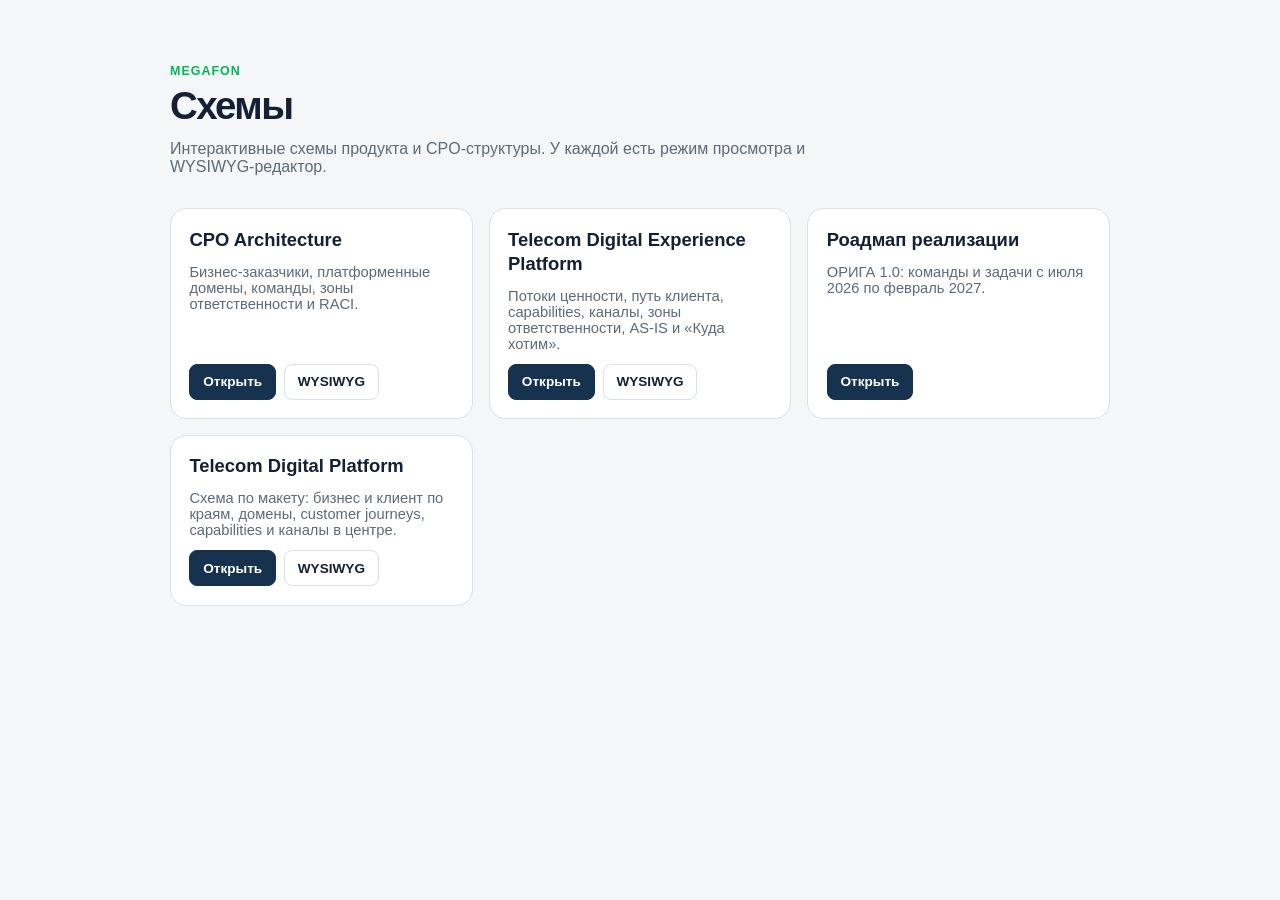
<file: index.html>
<!DOCTYPE html>
<html lang="ru">
<head>
  <meta charset="UTF-8">
  <meta name="viewport" content="width=device-width, initial-scale=1.0">
  <title>Схемы MegaFon</title>
  <link rel="stylesheet" href="nav.css">
</head>
<body>
  <main class="nav">
    <p class="eyebrow">MegaFon</p>
    <h1>Схемы</h1>
    <p class="lead">Интерактивные схемы продукта и CPO-структуры. У каждой есть режим просмотра и WYSIWYG-редактор.</p>
    <div class="cards">
      <article class="card">
        <h2>CPO Architecture</h2>
        <p>Бизнес-заказчики, платформенные домены, команды, зоны ответственности и RACI.</p>
        <div class="actions">
          <a class="btn primary" href="cpo/index.html">Открыть</a>
          <a class="btn" href="cpo/index.html?edit=1">WYSIWYG</a>
        </div>
      </article>
      <article class="card">
        <h2>Telecom Digital Experience Platform</h2>
        <p>Потоки ценности, путь клиента, capabilities, каналы, зоны ответственности, AS-IS и «Куда хотим».</p>
        <div class="actions">
          <a class="btn primary" href="telecom-platform/index.html">Открыть</a>
          <a class="btn" href="telecom-platform/index.html?edit=1">WYSIWYG</a>
        </div>
      </article>
      <article class="card">
        <h2>Роадмап реализации</h2>
        <p>ОРИГА 1.0: команды и задачи с июля 2026 по февраль 2027.</p>
        <div class="actions">
          <a class="btn primary" href="roadmap/index.html">Открыть</a>
        </div>
      </article>
      <article class="card">
        <h2>Telecom Digital Platform</h2>
        <p>Схема по макету: бизнес и клиент по краям, домены, customer journeys, capabilities и каналы в центре.</p>
        <div class="actions">
          <a class="btn primary" href="platform-picture/index.html">Открыть</a>
          <a class="btn" href="platform-picture/index.html?edit=1">WYSIWYG</a>
        </div>
      </article>
    </div>
  </main>
</body>
</html>
</file>
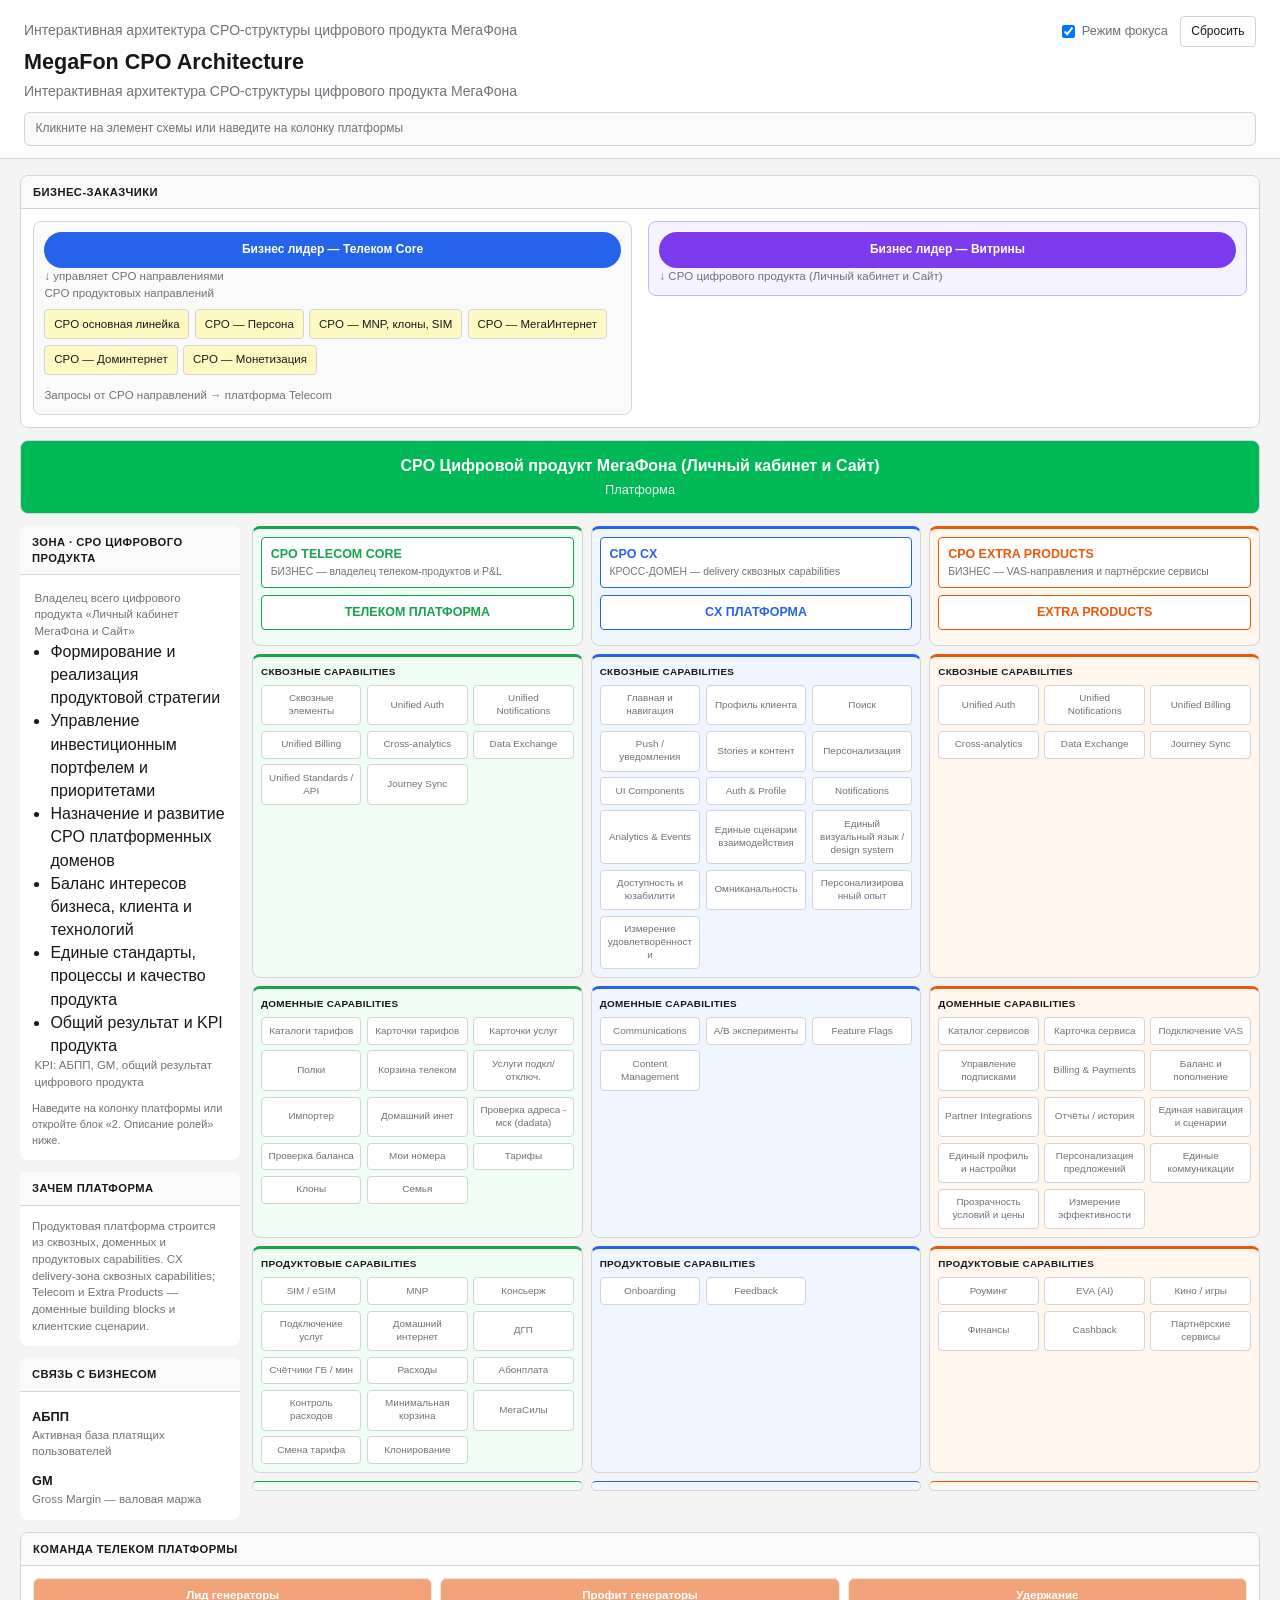
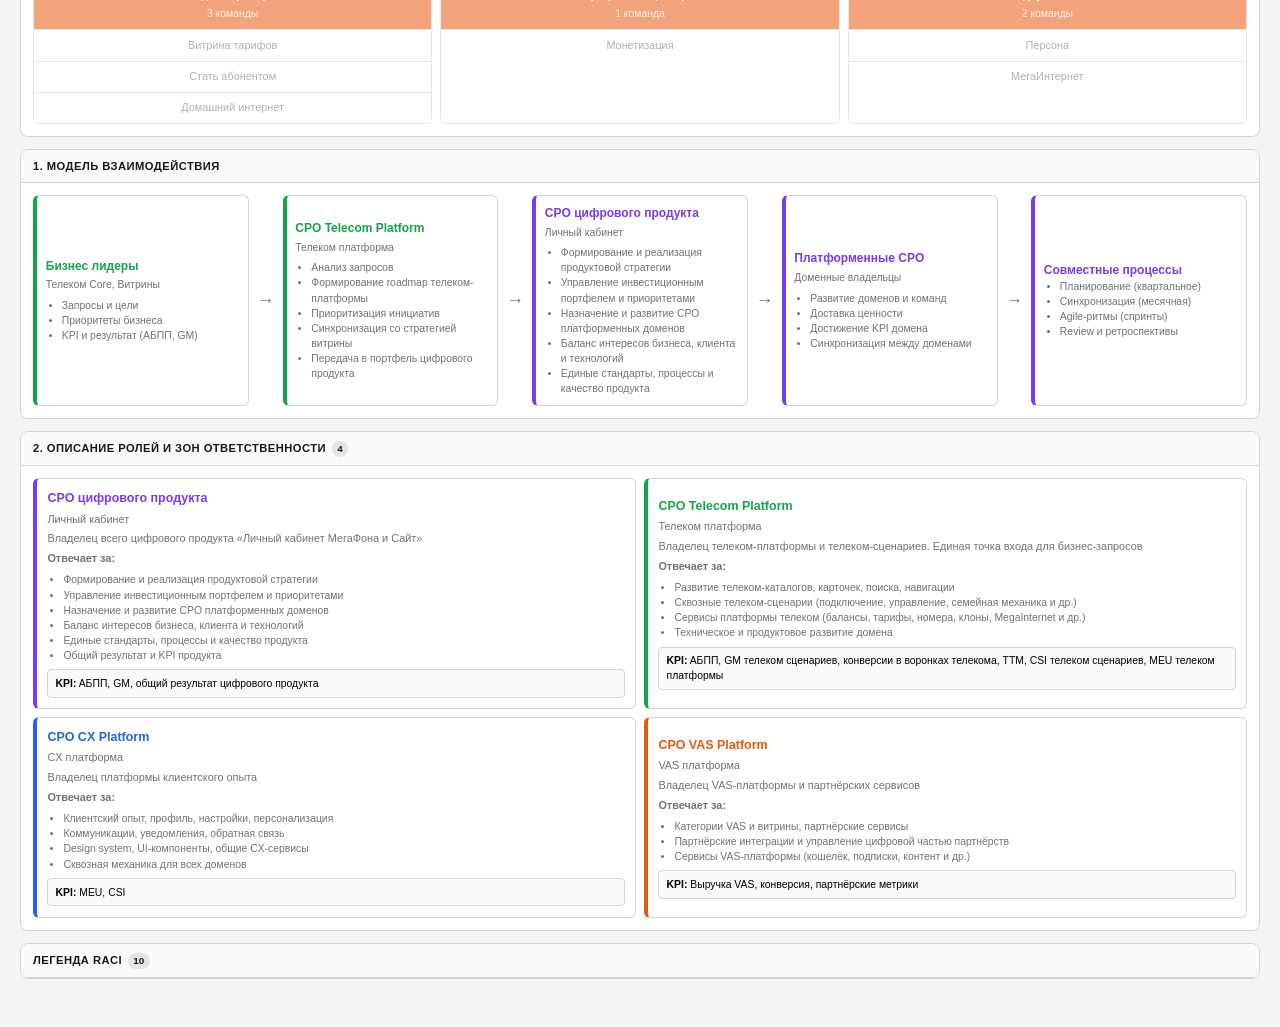
<file: cpo/index.html>
<!DOCTYPE html>
<html lang="ru">
<head>
  <meta charset="UTF-8">
  <meta name="viewport" content="width=device-width, initial-scale=1.0">
  <title>MegaFon CPO Architecture</title>
  <link rel="stylesheet" href="styles.css">
</head>
<body>
  <header class="page-header">
    <div class="header-row">
      <div>
        <p class="schema-switch"><a href="../index.html">← Все схемы</a></p>
        <h1>MegaFon CPO Architecture</h1>
        <p>Интерактивная архитектура CPO-структуры цифрового продукта МегаФона</p>
      </div>
      <div class="toolbar" id="toolbar"></div>
    </div>
    <div class="status-bar" id="status-bar">Кликните на элемент схемы или наведите на колонку платформы</div>
  </header>

  <main class="container">
    <section class="panel" id="business-section"></section>
    <section class="banner" id="digital-cpo"></section>

    <div class="layout-platforms">
      <aside class="sidebar sidebar-zone" id="sidebar-left"></aside>
      <div class="main-col" id="domains-section"></div>
    </div>

    <section class="panel" id="integration-section"></section>
    <section class="panel" id="teams-section"></section>
    <details class="panel collapsible" id="flow-section" open></details>
    <details class="panel collapsible" id="roles-section" open></details>
    <details class="panel collapsible" id="raci-section"></details>
  </main>

  <script src="data.js"></script>
  <script>window.EDIT_MODE = new URLSearchParams(location.search).has('edit');</script>
  <script src="app.js"></script>
  <script src="edit.js"></script>
</body>
</html>
</file>
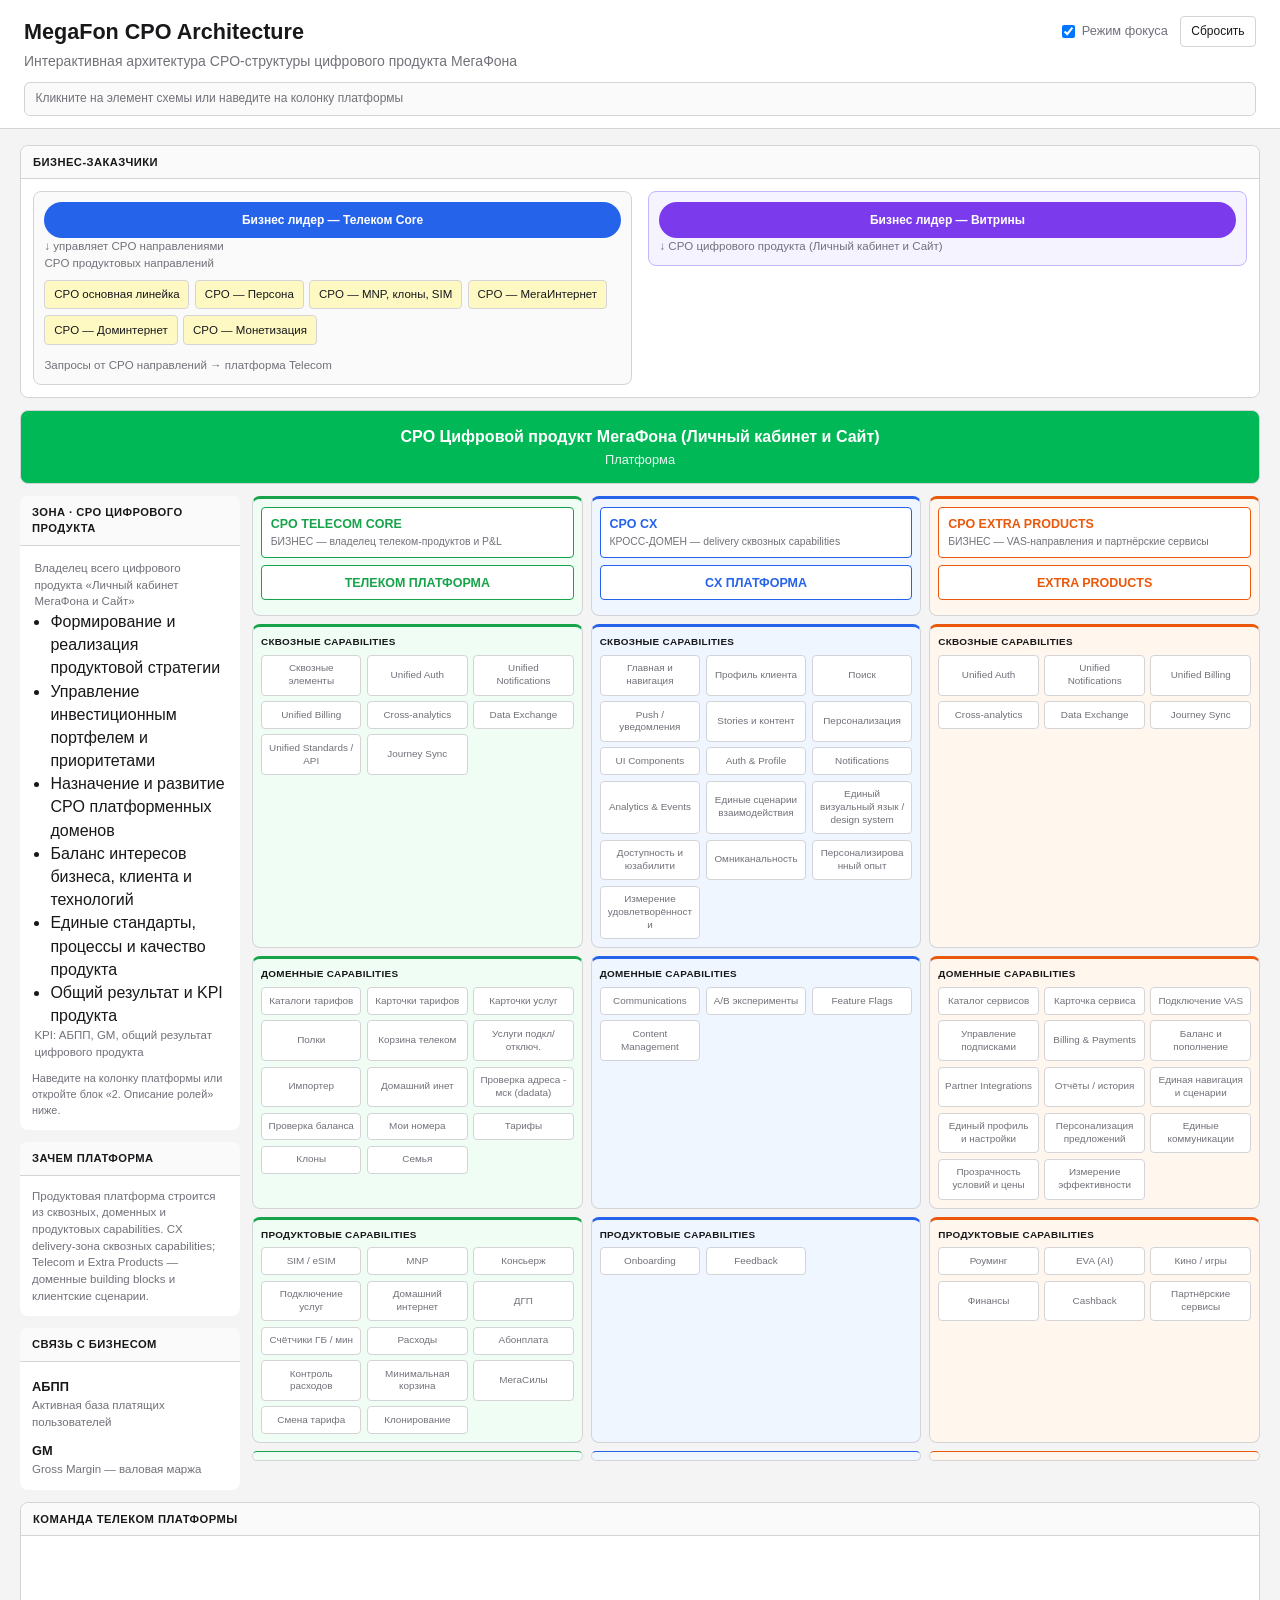
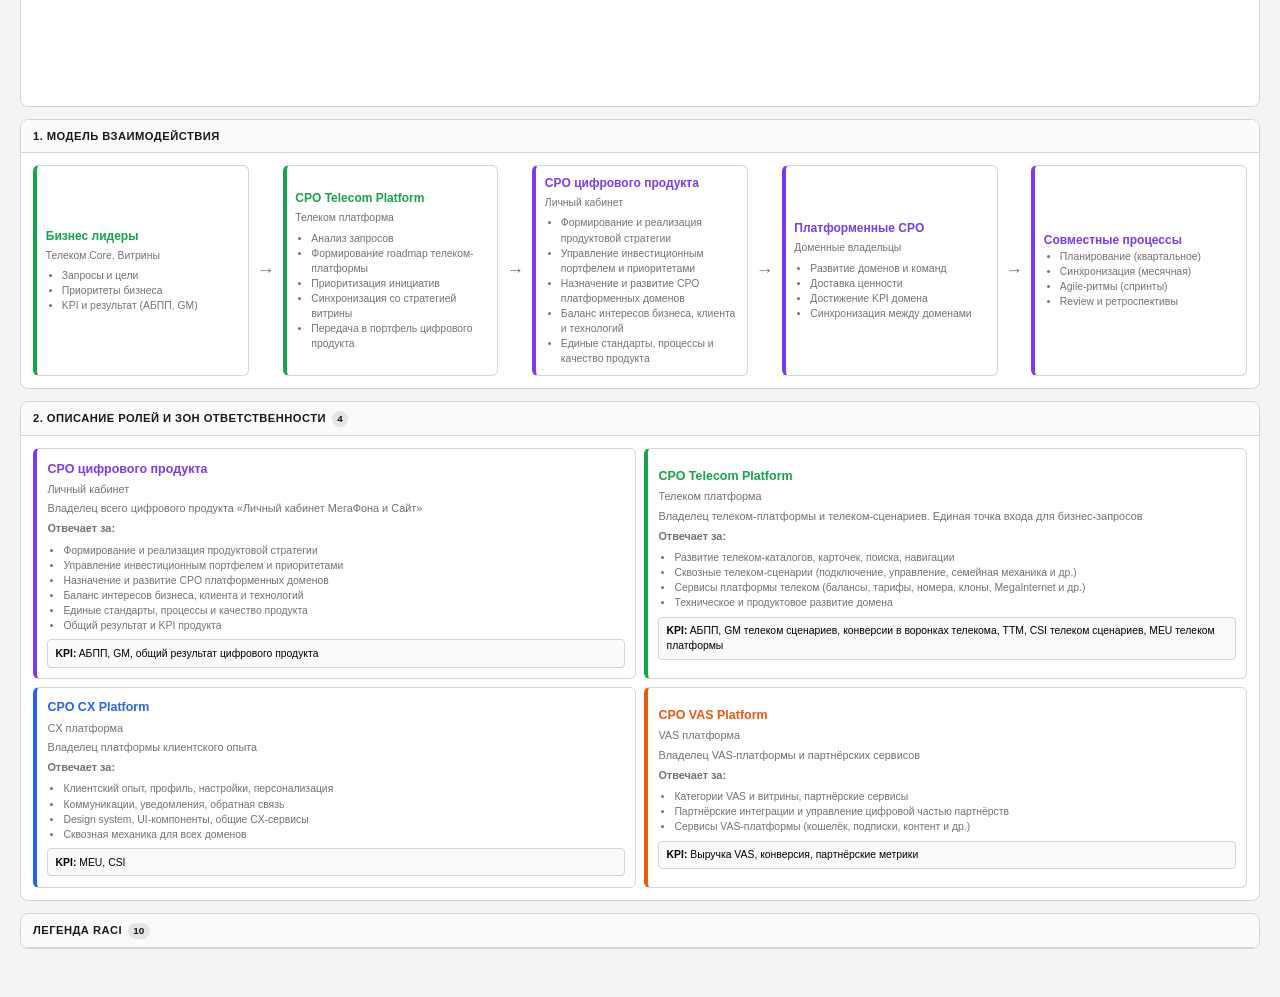
<file: docs/index.html>
<!DOCTYPE html>
<html lang="ru">
<head>
  <meta charset="UTF-8">
  <meta name="viewport" content="width=device-width, initial-scale=1.0">
  <title>MegaFon CPO Architecture</title>
  <link rel="stylesheet" href="styles.css">
</head>
<body>
  <header class="page-header">
    <div class="header-row">
      <div>
        <h1>MegaFon CPO Architecture</h1>
        <p>Интерактивная архитектура CPO-структуры цифрового продукта МегаФона</p>
      </div>
      <div class="toolbar" id="toolbar"></div>
    </div>
    <div class="status-bar" id="status-bar">Кликните на элемент схемы или наведите на колонку платформы</div>
  </header>

  <main class="container">
    <section class="panel" id="business-section"></section>
    <section class="banner" id="digital-cpo"></section>

    <div class="layout-platforms">
      <aside class="sidebar sidebar-zone" id="sidebar-left"></aside>
      <div class="main-col" id="domains-section"></div>
    </div>

    <section class="panel" id="integration-section"></section>
    <section class="panel" id="teams-section"></section>
    <details class="panel collapsible" id="flow-section" open></details>
    <details class="panel collapsible" id="roles-section" open></details>
    <details class="panel collapsible" id="raci-section"></details>
  </main>

  <script src="data.js"></script>
  <script>window.EDIT_MODE = new URLSearchParams(location.search).has('edit');</script>
  <script src="app.js"></script>
  <script src="edit.js"></script>
</body>
</html>
</file>
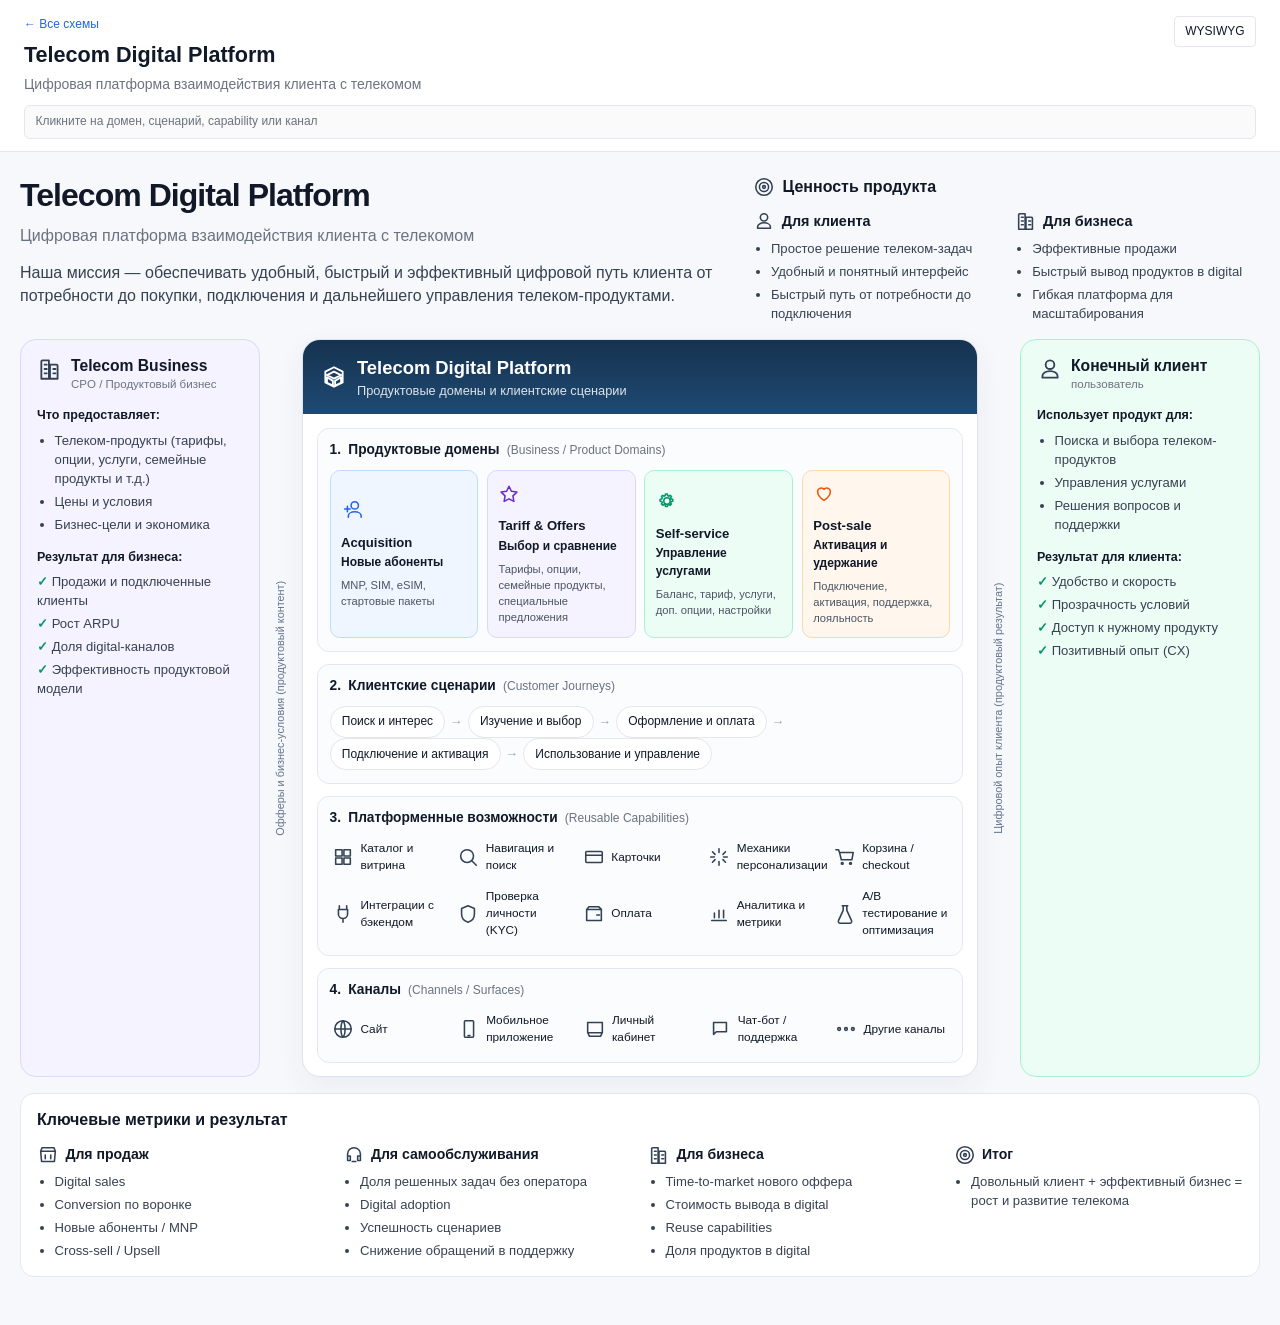
<file: platform-picture/index.html>
<!DOCTYPE html>
<html lang="ru">
<head>
  <meta charset="UTF-8">
  <meta name="viewport" content="width=device-width, initial-scale=1.0">
  <title>Telecom Digital Platform</title>
  <link rel="stylesheet" href="styles.css">
</head>
<body>
  <header class="page-header">
    <div class="header-row">
      <div>
        <p class="schema-switch"><a href="../index.html">← Все схемы</a></p>
        <h1 id="page-title"></h1>
        <p id="page-subtitle"></p>
      </div>
      <div class="toolbar" id="toolbar"></div>
    </div>
    <div class="status-bar" id="status-bar"></div>
  </header>

  <main class="page" id="diagram"></main>

  <script src="data.js"></script>
  <script>window.EDIT_MODE = new URLSearchParams(location.search).has('edit');</script>
  <script src="app.js"></script>
  <script src="edit.js"></script>
</body>
</html>
</file>
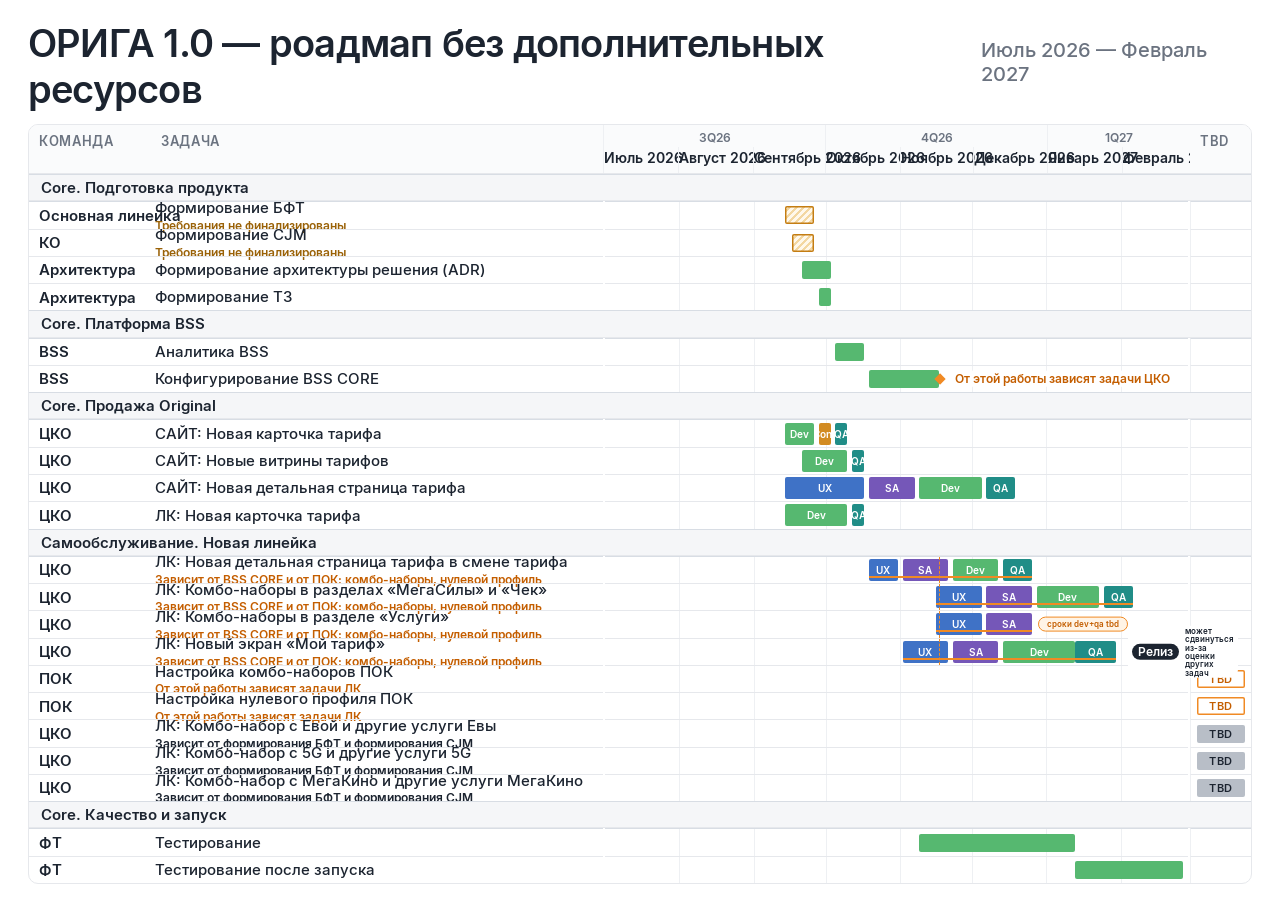
<file: roadmap-no-extra-resources/index.html>
<!DOCTYPE html>
<html lang="ru">
<head>
  <meta charset="UTF-8">
  <meta name="viewport" content="width=device-width, initial-scale=1.0">
  <title>ОРИГА 1.0 — роадмап без дополнительных ресурсов</title>
  <link rel="stylesheet" href="../roadmap/roadmap.css">
</head>
<body>
  <main class="slide">
    <header class="head">
      <h1>ОРИГА 1.0 — роадмап без дополнительных ресурсов</h1>
      <p class="sub">Июль 2026 — Февраль 2027</p>
    </header>
    <section class="chart" aria-label="Роадмап проекта без дополнительных ресурсов"></section>
  </main>
  <script src="data.js"></script>
  <script src="../roadmap/render.js"></script>
</body>
</html>
</file>
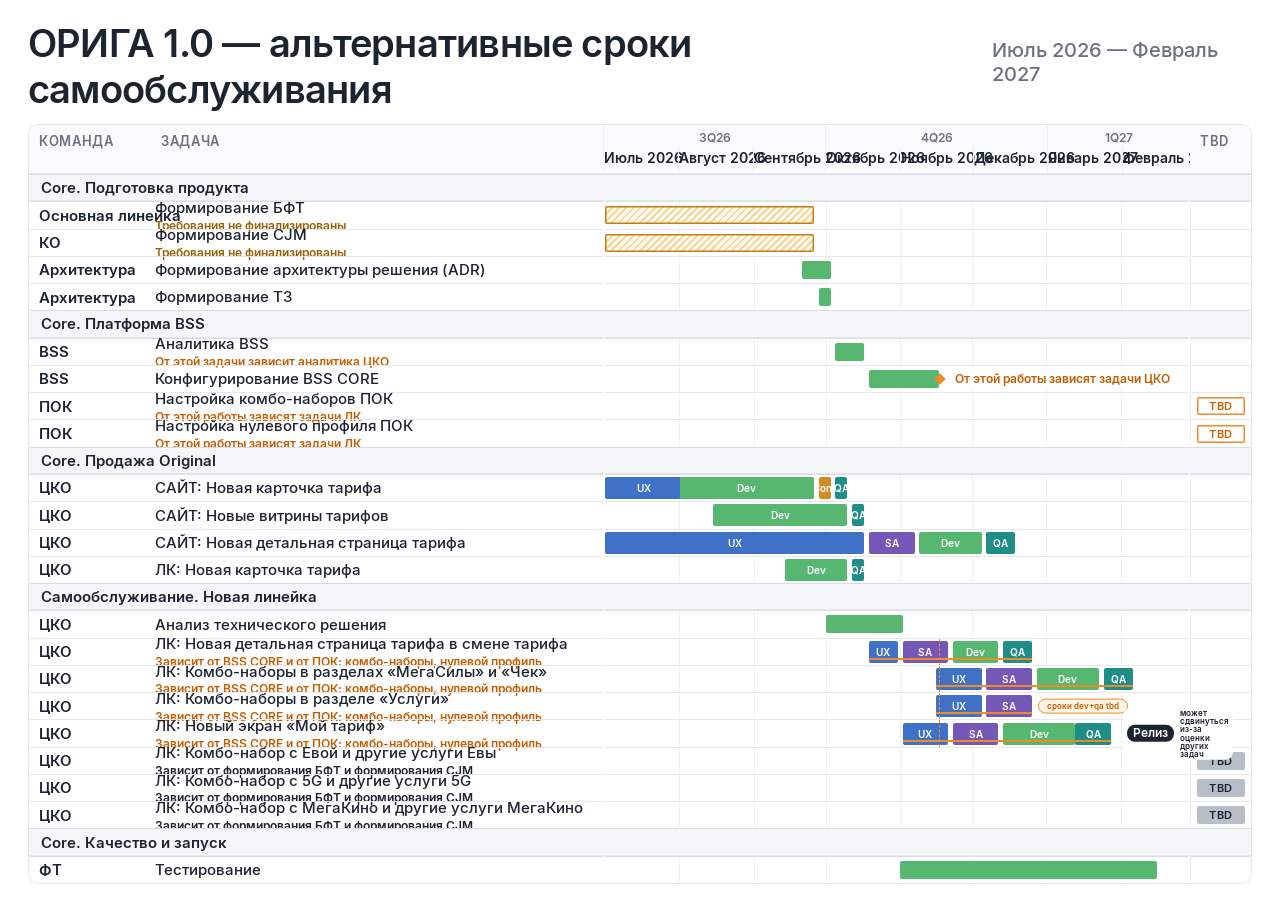
<file: roadmap-selfservice-alt/index.html>
<!DOCTYPE html>
<html lang="ru">
<head>
  <meta charset="UTF-8">
  <meta name="viewport" content="width=device-width, initial-scale=1.0">
  <title>ОРИГА 1.0 — альтернативные сроки самообслуживания</title>
  <link rel="stylesheet" href="../roadmap/roadmap.css">
</head>
<body>
  <main class="slide">
    <header class="head">
      <h1>ОРИГА 1.0 — альтернативные сроки самообслуживания</h1>
      <p class="sub">Июль 2026 — Февраль 2027</p>
    </header>
    <section class="chart" aria-label="Роадмап с альтернативными сроками самообслуживания"></section>
  </main>
  <script src="../roadmap/data.js"></script>
  <script src="data.js"></script>
  <script src="../roadmap/render.js"></script>
</body>
</html>
</file>
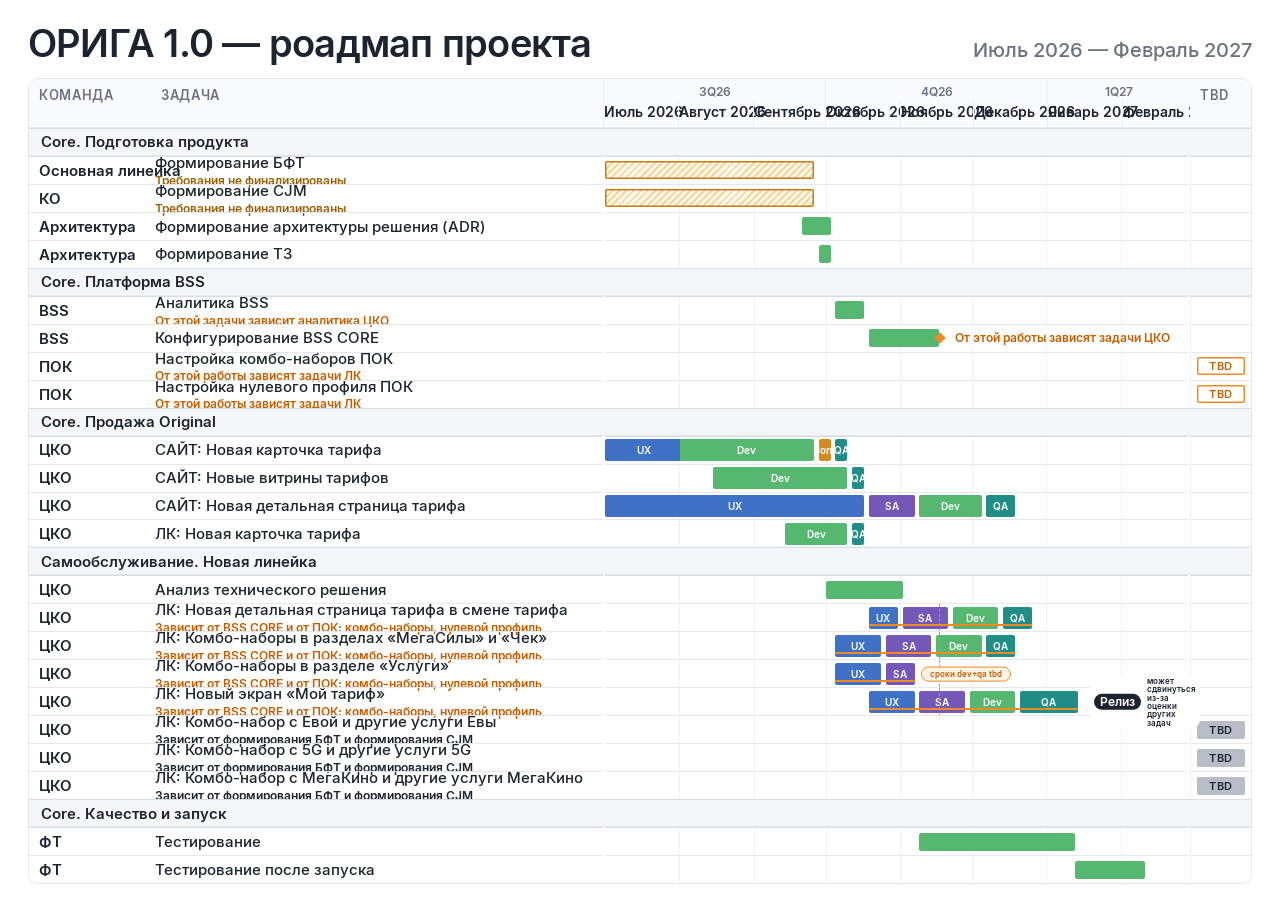
<file: roadmap/index.html>
<!DOCTYPE html>
<html lang="ru">
<head>
  <meta charset="UTF-8">
  <meta name="viewport" content="width=device-width, initial-scale=1.0">
  <title>ОРИГА 1.0 — роадмап проекта</title>
  <link rel="stylesheet" href="roadmap.css">
</head>
<body>
  <main class="slide">
    <header class="head">
      <h1>ОРИГА 1.0 — роадмап проекта</h1>
      <p class="sub">Сентябрь 2026 — Январь 2027</p>
    </header>
    <section class="chart" aria-label="Роадмап проекта"></section>
  </main>
  <script src="data.js"></script>
  <script src="render.js"></script>
</body>
</html>
</file>
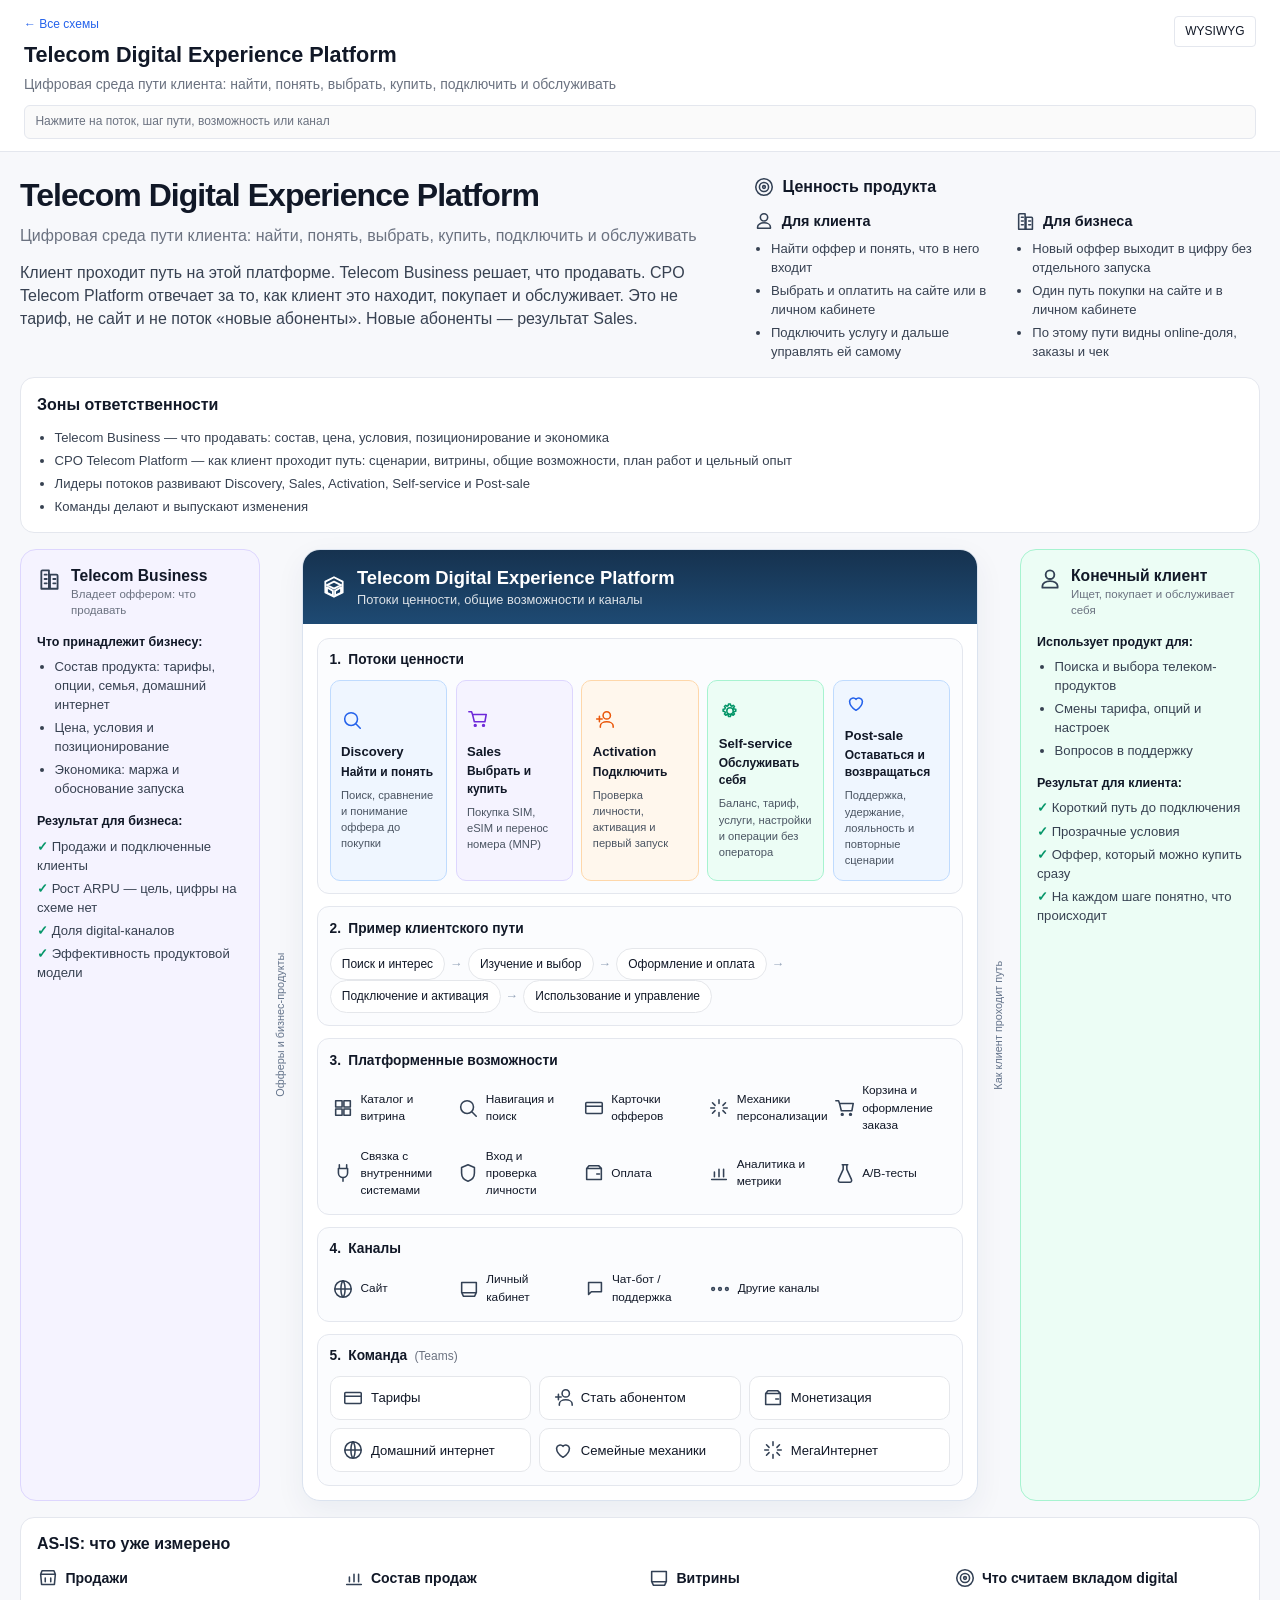
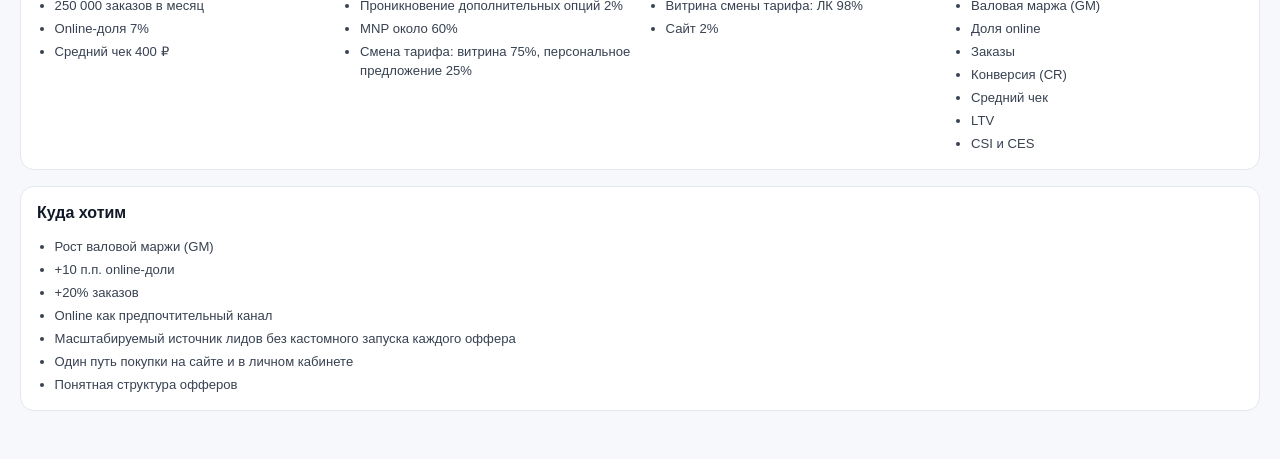
<file: telecom-platform/index.html>
<!DOCTYPE html>
<html lang="ru">
<head>
  <meta charset="UTF-8">
  <meta name="viewport" content="width=device-width, initial-scale=1.0">
  <title>Telecom Digital Experience Platform</title>
  <meta http-equiv="Cache-Control" content="no-cache">
  <link rel="stylesheet" href="styles.css?v=7">
</head>
<body>
  <header class="page-header">
    <div class="header-row">
      <div>
        <p class="schema-switch"><a href="../index.html">← Все схемы</a></p>
        <h1 id="page-title"></h1>
        <p id="page-subtitle"></p>
      </div>
      <div class="toolbar" id="toolbar"></div>
    </div>
    <div class="status-bar" id="status-bar"></div>
  </header>

  <main class="page" id="diagram"></main>

  <script src="data.js?v=7"></script>
  <script>window.EDIT_MODE = new URLSearchParams(location.search).has('edit');</script>
  <script src="app.js?v=7"></script>
  <script src="edit.js?v=7"></script>
</body>
</html>
</file>
<file: nav.css>
:root {
  --bg: #f4f6f8;
  --surface: #fff;
  --text: #142033;
  --muted: #5c6b7a;
  --line: #d9e1ea;
  --green: #00b956;
}

* { box-sizing: border-box; margin: 0; padding: 0; }

body {
  min-height: 100vh;
  font-family: -apple-system, BlinkMacSystemFont, 'Segoe UI', Roboto, sans-serif;
  background: var(--bg);
  color: var(--text);
}

.nav {
  max-width: 980px;
  margin: 0 auto;
  padding: 4rem 1.25rem 3rem;
}

.eyebrow {
  color: var(--green);
  font-size: 0.78rem;
  font-weight: 700;
  letter-spacing: 0.08em;
  text-transform: uppercase;
}

h1 {
  margin-top: 0.4rem;
  font-size: 2.4rem;
  letter-spacing: -0.04em;
}

.lead {
  max-width: 40rem;
  margin-top: 0.75rem;
  color: var(--muted);
}

.cards {
  display: grid;
  grid-template-columns: repeat(auto-fit, minmax(260px, 1fr));
  gap: 1rem;
  margin-top: 2rem;
}

.card {
  display: flex;
  flex-direction: column;
  gap: 0.75rem;
  padding: 1.15rem;
  background: var(--surface);
  border: 1px solid var(--line);
  border-radius: 16px;
}

.card h2 { font-size: 1.15rem; line-height: 1.3; }
.card p { color: var(--muted); font-size: 0.92rem; flex: 1; }

.actions { display: flex; gap: 0.5rem; }

.btn {
  display: inline-flex;
  align-items: center;
  justify-content: center;
  min-height: 2.25rem;
  padding: 0.4rem 0.8rem;
  border-radius: 8px;
  border: 1px solid var(--line);
  color: var(--text);
  text-decoration: none;
  font-size: 0.85rem;
  font-weight: 600;
}

.btn.primary {
  background: #16324f;
  border-color: #16324f;
  color: #fff;
}
</file>
<file: cpo/styles.css>
:root {
  --bg: #f4f4f5;
  --surface: #fff;
  --border: #d4d4d8;
  --text: #18181b;
  --muted: #71717a;
  --green: #16a34a;
  --green-bg: #f0fdf4;
  --blue: #2563eb;
  --blue-bg: #eff6ff;
  --orange: #ea580c;
  --orange-bg: #fff7ed;
  --purple: #7c3aed;
  --purple-bg: #f5f3ff;
  --accent: #00b956;
  --yellow: #eab308;
}

* { box-sizing: border-box; margin: 0; padding: 0; }

body {
  font-family: -apple-system, BlinkMacSystemFont, 'Segoe UI', Roboto, sans-serif;
  background: var(--bg);
  color: var(--text);
  line-height: 1.45;
}

button { font: inherit; cursor: pointer; }

.page-header {
  background: var(--surface);
  border-bottom: 1px solid var(--border);
  padding: 1rem 1.5rem 0.75rem;
  position: sticky;
  top: 0;
  z-index: 10;
}

.header-row {
  display: flex;
  justify-content: space-between;
  align-items: flex-start;
  gap: 1rem;
  flex-wrap: wrap;
}

.schema-switch {
  font-size: 0.75rem;
  margin-bottom: 0.35rem;
}

.schema-switch a { color: var(--blue); text-decoration: none; }
.schema-switch a:hover { text-decoration: underline; }

.page-header h1 { font-size: 1.35rem; font-weight: 700; }
.page-header p { color: var(--muted); font-size: 0.875rem; margin-top: 0.25rem; }

.toolbar {
  display: flex;
  align-items: center;
  gap: 0.75rem;
  flex-wrap: wrap;
}

.toggle {
  display: flex;
  align-items: center;
  gap: 0.4rem;
  font-size: 0.8rem;
  color: var(--muted);
  cursor: pointer;
}

.status-bar {
  margin-top: 0.65rem;
  padding: 0.45rem 0.65rem;
  border-radius: 6px;
  background: #fafafa;
  border: 1px solid var(--border);
  font-size: 0.75rem;
  color: var(--muted);
}

.btn {
  padding: 0.35rem 0.65rem;
  border-radius: 4px;
  border: 1px solid var(--border);
  background: var(--surface);
  font-size: 0.75rem;
  color: var(--text);
  transition: border-color 0.15s, background 0.15s, opacity 0.15s;
}

.btn.ghost { background: transparent; }
.btn.active, .chip-btn.active {
  border-color: var(--yellow);
  background: #fefce8;
  font-weight: 700;
}

.container {
  max-width: 1280px;
  margin: 0 auto;
  padding: 1rem 1.25rem 3rem;
  display: flex;
  flex-direction: column;
  gap: 0.75rem;
}

.panel, .banner, .collapsible, .panel-inner {
  background: var(--surface);
  border: 1px solid var(--border);
  border-radius: 8px;
  overflow: hidden;
}

.panel-inner { border: none; }

.panel-title, .collapsible-title {
  padding: 0.5rem 0.75rem;
  font-size: 0.7rem;
  font-weight: 600;
  letter-spacing: 0.04em;
  text-transform: uppercase;
  border-bottom: 1px solid var(--border);
  background: #fafafa;
  list-style: none;
  cursor: pointer;
}

.collapsible-title::-webkit-details-marker { display: none; }
.collapsible[open] .collapsible-title { border-bottom-color: var(--border); }

.badge {
  display: inline-block;
  margin-left: 0.35rem;
  padding: 0.05rem 0.35rem;
  border-radius: 999px;
  background: #e4e4e7;
  font-size: 0.62rem;
  letter-spacing: 0;
  text-transform: none;
}

.panel-body { padding: 0.75rem; }

.banner {
  background: var(--accent);
  color: #fff;
  text-align: center;
  padding: 0.85rem 1rem;
  font-weight: 700;
  font-size: 1rem;
  transition: outline 0.15s;
}

.banner.highlighted { outline: 2px solid #fff; outline-offset: -4px; }
.banner small { display: block; font-weight: 400; font-size: 0.8rem; opacity: 0.9; margin-top: 0.2rem; }

.layout-3col,
.layout-platforms {
  display: grid;
  grid-template-columns: 220px minmax(0, 1fr);
  gap: 0.75rem;
  align-items: start;
}

@media (max-width: 960px) {
  .layout-3col,
  .layout-platforms { grid-template-columns: 1fr; }
}

.sidebar, .main-col { display: flex; flex-direction: column; gap: 0.75rem; }
.sidebar-zone { min-width: 0; }
.main-col { min-width: 0; width: 100%; }

.chips { display: flex; flex-wrap: wrap; gap: 0.4rem; }

.chip-btn {
  padding: 0.35rem 0.55rem;
  border-radius: 4px;
  font-size: 0.72rem;
  border: 1px solid var(--border);
  background: #fef9c3;
  color: var(--text);
}

.pill-btn {
  display: block;
  width: 100%;
  padding: 0.45rem 0.85rem;
  border-radius: 999px;
  background: var(--blue);
  color: #fff;
  font-size: 0.75rem;
  font-weight: 600;
  border: 2px solid transparent;
  transition: border-color 0.15s;
}

.pill-btn.active { border-color: #fff; outline: 1px solid var(--blue); }

.grid-2 { display: grid; grid-template-columns: 1fr 1fr; gap: 0.75rem; }
.leaders-row { margin-bottom: 0.35rem; }

.business-split {
  display: grid;
  grid-template-columns: 1fr 1fr;
  gap: 1rem;
  align-items: start;
}

@media (max-width: 720px) {
  .business-split { grid-template-columns: 1fr; }
}

.business-leader-col {
  padding: 0.65rem;
  border: 1px solid var(--border);
  border-radius: 8px;
  background: #fafafa;
}

.business-leader-col-vitriny {
  background: var(--purple-bg, #f5f3ff);
  border-color: #c4b5fd;
}

.pill-btn-vitriny {
  background: var(--purple, #7c3aed);
}

.business-leader-col .chips {
  display: flex;
  flex-wrap: wrap;
  gap: 0.35rem;
}

.arrow-hint.active, .muted.active { color: var(--green); font-weight: 600; }

.domains { display: grid; grid-template-columns: repeat(3, minmax(0, 1fr)); gap: 0.5rem; width: 100%; }
.domains-sync { align-items: stretch; }
@media (max-width: 960px) { .domains { grid-template-columns: 1fr; } }

.domain,
.domain-cell {
  border-radius: 8px;
  padding: 0.5rem;
  border: 1px solid var(--border);
  border-top-width: 3px;
  transition: opacity 0.2s, border-color 0.2s;
  min-width: 0;
  overflow: visible;
}

.domain.green,
.domain-cell.green { border-top-color: var(--green); background: var(--green-bg); }
.domain.blue,
.domain-cell.blue { border-top-color: var(--blue); background: var(--blue-bg); }
.domain.orange,
.domain-cell.orange { border-top-color: var(--orange); background: var(--orange-bg); }

.domain.highlighted,
.domain-cell.highlighted { border-color: currentColor; }
.domain.dimmed,
.domain-cell.dimmed { opacity: 0.42; }

.domain-head-cell { margin-bottom: 0; }
.domain-footer {
  padding-top: 0;
  min-height: 0;
  border-top-width: 1px;
}

.domain-head {
  padding: 0.45rem 0.55rem;
  border-radius: 4px;
  border: 1px solid currentColor;
  margin-bottom: 0.45rem;
  font-size: 0.72rem;
  background: #fff;
}

.domain-head strong { display: block; font-size: 0.78rem; }
.domain-head span { color: var(--muted); font-size: 0.65rem; }
.platform-head { text-align: center; margin-top: 0; }

.domain.green .domain-head,
.domain-cell.green .domain-head { color: var(--green); }
.domain.blue .domain-head,
.domain-cell.blue .domain-head { color: var(--blue); }
.domain.orange .domain-head,
.domain-cell.orange .domain-head { color: var(--orange); }

.section-block {
  margin-top: 0;
  display: flex;
  flex-direction: column;
  height: 100%;
  min-width: 0;
  min-height: 0;
  overflow: visible;
}
.section-block--empty {
  min-height: 0.35rem;
  padding: 0.25rem;
  opacity: 0.35;
  pointer-events: none;
}
.section-block h4 {
  font-size: 0.62rem;
  font-weight: 600;
  letter-spacing: 0.03em;
  margin-bottom: 0.35rem;
  flex-shrink: 0;
}

.tile-grid {
  display: grid;
  grid-template-columns: repeat(3, minmax(0, 1fr));
  gap: 0.35rem;
  flex: 1;
  align-content: start;
  align-items: stretch;
}

.tile, .text-item {
  display: flex;
  align-items: center;
  justify-content: center;
  width: 100%;
  min-width: 0;
  min-height: 2.4em;
  height: auto;
  padding: 0.4rem 0.35rem;
  border: 1px solid var(--border);
  border-radius: 4px;
  background: #fff;
  font-size: 0.62rem;
  text-align: center;
  color: var(--muted);
  line-height: 1.3;
  white-space: normal;
  overflow-wrap: anywhere;
  word-break: break-word;
  hyphens: auto;
  box-sizing: border-box;
  transition: border-color 0.15s, background 0.15s, opacity 0.15s;
}

.text-grid {
  display: grid;
  grid-template-columns: repeat(2, minmax(0, 1fr));
  gap: 0.35rem;
  flex: 1;
  align-content: start;
  align-items: stretch;
}
.text-item {
  padding: 0.4rem 0.45rem;
  text-align: left;
  justify-content: flex-start;
}

.tile:hover, .text-item:hover, .integration-item:hover, .flow-card:hover, .role-card:hover {
  border-color: var(--text);
}

.tile.active, .text-item.active, .integration-item.active {
  border-color: var(--green);
  background: #ecfdf5;
  color: var(--text);
  font-weight: 600;
}

.tile.dimmed, .text-item.dimmed { opacity: 0.45; }

.metric + .metric { margin-top: 0.5rem; }
.metric strong { font-size: 0.8rem; }
.metric p { font-size: 0.72rem; color: var(--muted); }

.directions { display: grid; grid-template-columns: repeat(3, 1fr); gap: 0.5rem; }
.muted-section { opacity: 0.55; }

.direction {
  border: 1px solid var(--border);
  border-radius: 6px;
  overflow: hidden;
  transition: opacity 0.2s;
}

.direction.dimmed { opacity: 0.5; }

.direction-head {
  background: var(--orange);
  color: #fff;
  text-align: center;
  padding: 0.5rem;
  font-size: 0.72rem;
  font-weight: 600;
}

.direction-head.highlighted { outline: 2px solid var(--green); outline-offset: -2px; }
.direction-head small { display: block; font-weight: 400; font-size: 0.65rem; opacity: 0.85; margin-top: 0.15rem; }

.direction-team {
  padding: 0.45rem;
  font-size: 0.68rem;
  text-align: center;
  border-top: 1px solid var(--border);
  background: #fff;
  color: var(--muted);
  transition: opacity 0.15s, border-color 0.15s, font-weight 0.15s;
}

.direction-team.highlighted {
  border-color: var(--green);
  color: var(--text);
  font-weight: 700;
}

.direction-team.dimmed { opacity: 0.4; }

.flow { display: flex; flex-wrap: wrap; gap: 0.35rem; align-items: stretch; }

.flow-card {
  flex: 1 1 160px;
  min-width: 140px;
  border: 1px solid var(--border);
  border-left: 4px solid var(--purple);
  border-radius: 6px;
  padding: 0.55rem;
  background: #fff;
  text-align: left;
  transition: opacity 0.2s, border-color 0.15s, background 0.15s;
}

.flow-card.green { border-left-color: var(--green); }
.flow-card.purple { border-left-color: var(--purple); }
.flow-card.active { background: #faf5ff; border-color: var(--purple); }
.flow-card.green.active { background: var(--green-bg); border-color: var(--green); }
.flow-card.dimmed { opacity: 0.45; }
.flow-card h3 { font-size: 0.75rem; color: var(--purple); pointer-events: none; }
.flow-card.green h3 { color: var(--green); }
.flow-card p { font-size: 0.65rem; color: var(--muted); margin: 0.15rem 0 0.35rem; pointer-events: none; }
.flow-card ul { padding-left: 1rem; font-size: 0.65rem; color: var(--muted); pointer-events: none; }
.flow-arrow { align-self: center; color: var(--muted); font-size: 1.1rem; padding: 0 0.15rem; }

.roles { display: grid; grid-template-columns: 1fr 1fr; gap: 0.5rem; }
@media (max-width: 720px) { .roles { grid-template-columns: 1fr; } }

.role-card {
  border: 1px solid var(--border);
  border-left: 4px solid var(--purple);
  border-radius: 6px;
  padding: 0.65rem;
  background: #fff;
  text-align: left;
  transition: opacity 0.2s, border-color 0.15s, background 0.15s;
}

.role-card.green { border-left-color: var(--green); }
.role-card.blue { border-left-color: var(--blue); }
.role-card.orange { border-left-color: var(--orange); }
.role-card.active { background: #fafafa; }
.role-card.dimmed { opacity: 0.45; }
.role-card h3 { font-size: 0.78rem; pointer-events: none; }
.role-card.green h3 { color: var(--green); }
.role-card.blue h3 { color: var(--blue); }
.role-card.orange h3 { color: var(--orange); }
.role-card.purple h3 { color: var(--purple); }
.role-card p { font-size: 0.68rem; color: var(--muted); margin: 0.25rem 0; pointer-events: none; }
.role-card ul { padding-left: 1rem; font-size: 0.65rem; color: var(--muted); margin: 0.35rem 0; pointer-events: none; }

.role-kpi {
  margin-top: 0.4rem;
  padding: 0.35rem 0.45rem;
  border-radius: 4px;
  background: #fafafa;
  border: 1px solid var(--border);
  font-size: 0.65rem;
  pointer-events: none;
}

.raci-toolbar {
  display: flex;
  justify-content: space-between;
  align-items: center;
  gap: 0.75rem;
  flex-wrap: wrap;
  margin-bottom: 0.5rem;
}

#raci-filter {
  padding: 0.3rem 0.5rem;
  border-radius: 4px;
  border: 1px solid var(--border);
  font-size: 0.75rem;
  background: #fff;
}

table { width: 100%; border-collapse: collapse; font-size: 0.68rem; }
th, td { border: 1px solid var(--border); padding: 0.35rem 0.45rem; text-align: center; }
th { background: #fafafa; font-weight: 600; }
td:first-child, th:first-child { text-align: left; }
.raci-cell { font-weight: 700; }
.raci-cell.match { background: #fef9c3; }

.integration-grid {
  display: grid;
  grid-template-columns: repeat(7, minmax(0, 1fr));
  gap: 0.35rem;
  transition: opacity 0.2s;
}

.integration-grid.dimmed { opacity: 0.42; }

@media (max-width: 960px) { .integration-grid { grid-template-columns: repeat(3, 1fr); } }

.integration-item {
  padding: 0.45rem 0.25rem;
  border: 1px solid #c4b5fd;
  border-radius: 4px;
  background: var(--purple-bg);
  font-size: 0.62rem;
  text-align: center;
  color: var(--purple);
  transition: border-color 0.15s, background 0.15s;
}

.integration-item.active {
  border-color: var(--purple);
  background: #ede9fe;
  font-weight: 600;
}

.muted { color: var(--muted); font-size: 0.72rem; }

.sidebar ul, .role-card ul { padding-left: 1rem; }

/* WYSIWYG edit mode */
body.edit-mode { padding-bottom: 1rem; }

.edit-toolbar {
  display: flex;
  align-items: center;
  gap: 0.5rem;
  flex-wrap: wrap;
  width: 100%;
  margin-top: 0.75rem;
  padding: 0.55rem 0.65rem;
  border-radius: 8px;
  background: #fef9c3;
  border: 1px solid #fde047;
}

.edit-badge {
  font-size: 0.65rem;
  font-weight: 700;
  letter-spacing: 0.06em;
  padding: 0.2rem 0.45rem;
  border-radius: 4px;
  background: #eab308;
  color: #422006;
}

.edit-hint {
  font-size: 0.72rem;
  color: #713f12;
  flex: 1;
  min-width: 140px;
}

.edit-toolbar-actions {
  display: flex;
  flex-wrap: wrap;
  gap: 0.35rem;
  align-items: center;
}

.import-label { cursor: pointer; margin: 0; }

body.edit-mode [data-edit-path] {
  cursor: pointer;
  position: relative;
  outline: 1px dashed transparent;
  outline-offset: 2px;
  transition: outline-color 0.15s, background 0.15s;
}

body.edit-mode [data-edit-path]:hover {
  outline-color: #eab308;
  background: rgba(254, 249, 195, 0.55) !important;
}

body.edit-mode [data-edit-path].edit-selected {
  outline: 2px solid #ca8a04;
  background: #fef9c3 !important;
}

.edit-panel {
  position: fixed;
  top: 0;
  right: 0;
  width: min(360px, 92vw);
  height: 100vh;
  background: var(--surface);
  border-left: 1px solid var(--border);
  box-shadow: -8px 0 24px rgba(0, 0, 0, 0.08);
  z-index: 100;
  display: flex;
  flex-direction: column;
}

.edit-panel.hidden { display: none; }

.edit-panel-head {
  display: flex;
  justify-content: space-between;
  align-items: center;
  padding: 0.75rem 1rem;
  border-bottom: 1px solid var(--border);
  background: #fafafa;
}

.edit-close {
  border: none;
  background: transparent;
  font-size: 1.35rem;
  line-height: 1;
  color: var(--muted);
  padding: 0 0.25rem;
}

.edit-panel-body {
  flex: 1;
  overflow: auto;
  padding: 1rem;
  display: flex;
  flex-direction: column;
  gap: 0.65rem;
}

.edit-panel-foot {
  display: flex;
  gap: 0.5rem;
  padding: 0.75rem 1rem;
  border-top: 1px solid var(--border);
}

.edit-path {
  font-size: 0.65rem;
  color: var(--muted);
  word-break: break-all;
  font-family: ui-monospace, monospace;
}

.edit-field {
  display: flex;
  flex-direction: column;
  gap: 0.25rem;
  font-size: 0.75rem;
}

.edit-field span { color: var(--muted); font-weight: 600; }

.edit-input {
  padding: 0.45rem 0.55rem;
  border: 1px solid var(--border);
  border-radius: 6px;
  font: inherit;
  font-size: 0.8rem;
  resize: vertical;
}

.edit-add-btn {
  margin-top: 0.35rem;
  width: 100%;
  padding: 0.35rem;
  border: 1px dashed #ca8a04;
  border-radius: 4px;
  background: #fffbeb;
  color: #92400e;
  font-size: 0.68rem;
}

.edit-section-actions {
  display: flex;
  justify-content: flex-end;
  gap: 0.35rem;
  margin-bottom: 0.25rem;
}

.edit-del-btn {
  padding: 0.15rem 0.4rem;
  border: 1px solid #fca5a5;
  border-radius: 4px;
  background: #fef2f2;
  color: #b91c1c;
  font-size: 0.62rem;
}

.edit-del-btn:hover {
  background: #fee2e2;
  border-color: #ef4444;
}

.edit-block-title-wrap {
  display: flex;
  align-items: center;
  justify-content: space-between;
  gap: 0.5rem;
}

.edit-block-title-wrap .edit-block-del {
  flex-shrink: 0;
}

.edit-block-head {
  display: flex;
  align-items: center;
  justify-content: space-between;
  gap: 0.5rem;
  margin-bottom: 0.5rem;
  padding: 0.35rem 0.5rem;
  border: 1px dashed #cbd5e1;
  border-radius: 6px;
  font-size: 0.72rem;
  font-weight: 600;
  color: var(--muted);
}

.edit-block-banner {
  position: relative;
  padding-top: 1.5rem;
}

.edit-block-banner .edit-block-del {
  position: absolute;
  top: 0.35rem;
  right: 0.35rem;
}

.edit-hidden-block-strip {
  display: flex;
  align-items: center;
  justify-content: space-between;
  gap: 0.75rem;
  padding: 0.6rem 0.85rem;
  margin-bottom: 0.75rem;
  border: 1px dashed #94a3b8;
  background: #f8fafc;
  font-size: 0.72rem;
}

.edit-meta {
  font-size: 0.68rem;
  color: var(--muted);
}

#edit-delete {
  color: #b91c1c;
  border-color: #fca5a5;
}

#edit-delete:hover {
  background: #fef2f2;
}

.edit-add-raci { margin-bottom: 0.5rem; }

.edit-block-actions {
  display: flex;
  flex-wrap: wrap;
  gap: 0.35rem;
  margin-top: 0.5rem;
}

.edit-add-section { margin-top: 0.35rem; }

.sidebar-hint { margin-top: 0.5rem; font-size: 0.68rem; }

.sidebar-zone-body {
  display: block;
  padding: 0.15rem;
  border-radius: 4px;
}

.edit-zone-pin {
  display: flex;
  flex-wrap: wrap;
  gap: 0.5rem;
  align-items: center;
  padding: 0.45rem 0.65rem;
  margin-bottom: 0.5rem;
  background: #eff6ff;
  border: 1px solid #93c5fd;
  border-radius: 6px;
  font-size: 0.72rem;
}

.edit-zone-label {
  display: flex;
  align-items: center;
  gap: 0.35rem;
  color: #1e3a8a;
}

.edit-zone-label.freeze-label span {
  font-weight: 600;
}

.edit-zone-pin select {
  padding: 0.2rem 0.35rem;
  border: 1px solid #93c5fd;
  border-radius: 4px;
  font-size: 0.72rem;
  background: #fff;
}

.edit-zone-pin select:disabled {
  opacity: 0.5;
}

body.edit-mode .page-header h1,
body.edit-mode .page-header p {
  outline: 1px dashed transparent;
  outline-offset: 2px;
  border-radius: 4px;
}

body.edit-mode .page-header h1:hover,
body.edit-mode .page-header p:hover {
  outline-color: #eab308;
  background: rgba(254, 249, 195, 0.35);
}

.edit-toast {
  position: fixed;
  bottom: 1.25rem;
  left: 50%;
  transform: translateX(-50%) translateY(12px);
  background: #18181b;
  color: #fff;
  padding: 0.55rem 0.85rem;
  border-radius: 8px;
  font-size: 0.78rem;
  opacity: 0;
  pointer-events: none;
  transition: opacity 0.2s, transform 0.2s;
  z-index: 200;
}

.edit-toast.visible {
  opacity: 1;
  transform: translateX(-50%) translateY(0);
}

@media (max-width: 720px) {
  body.edit-mode .container { margin-right: 0; }
  .edit-panel { width: 100vw; }
}
</file>
<file: docs/styles.css>
:root {
  --bg: #f4f4f5;
  --surface: #fff;
  --border: #d4d4d8;
  --text: #18181b;
  --muted: #71717a;
  --green: #16a34a;
  --green-bg: #f0fdf4;
  --blue: #2563eb;
  --blue-bg: #eff6ff;
  --orange: #ea580c;
  --orange-bg: #fff7ed;
  --purple: #7c3aed;
  --purple-bg: #f5f3ff;
  --accent: #00b956;
  --yellow: #eab308;
}

* { box-sizing: border-box; margin: 0; padding: 0; }

body {
  font-family: -apple-system, BlinkMacSystemFont, 'Segoe UI', Roboto, sans-serif;
  background: var(--bg);
  color: var(--text);
  line-height: 1.45;
}

button { font: inherit; cursor: pointer; }

.page-header {
  background: var(--surface);
  border-bottom: 1px solid var(--border);
  padding: 1rem 1.5rem 0.75rem;
  position: sticky;
  top: 0;
  z-index: 10;
}

.header-row {
  display: flex;
  justify-content: space-between;
  align-items: flex-start;
  gap: 1rem;
  flex-wrap: wrap;
}

.page-header h1 { font-size: 1.35rem; font-weight: 700; }
.page-header p { color: var(--muted); font-size: 0.875rem; margin-top: 0.25rem; }

.toolbar {
  display: flex;
  align-items: center;
  gap: 0.75rem;
  flex-wrap: wrap;
}

.toggle {
  display: flex;
  align-items: center;
  gap: 0.4rem;
  font-size: 0.8rem;
  color: var(--muted);
  cursor: pointer;
}

.status-bar {
  margin-top: 0.65rem;
  padding: 0.45rem 0.65rem;
  border-radius: 6px;
  background: #fafafa;
  border: 1px solid var(--border);
  font-size: 0.75rem;
  color: var(--muted);
}

.btn {
  padding: 0.35rem 0.65rem;
  border-radius: 4px;
  border: 1px solid var(--border);
  background: var(--surface);
  font-size: 0.75rem;
  color: var(--text);
  transition: border-color 0.15s, background 0.15s, opacity 0.15s;
}

.btn.ghost { background: transparent; }
.btn.active, .chip-btn.active {
  border-color: var(--yellow);
  background: #fefce8;
  font-weight: 700;
}

.container {
  max-width: 1280px;
  margin: 0 auto;
  padding: 1rem 1.25rem 3rem;
  display: flex;
  flex-direction: column;
  gap: 0.75rem;
}

.panel, .banner, .collapsible, .panel-inner {
  background: var(--surface);
  border: 1px solid var(--border);
  border-radius: 8px;
  overflow: hidden;
}

.panel-inner { border: none; }

.panel-title, .collapsible-title {
  padding: 0.5rem 0.75rem;
  font-size: 0.7rem;
  font-weight: 600;
  letter-spacing: 0.04em;
  text-transform: uppercase;
  border-bottom: 1px solid var(--border);
  background: #fafafa;
  list-style: none;
  cursor: pointer;
}

.collapsible-title::-webkit-details-marker { display: none; }
.collapsible[open] .collapsible-title { border-bottom-color: var(--border); }

.badge {
  display: inline-block;
  margin-left: 0.35rem;
  padding: 0.05rem 0.35rem;
  border-radius: 999px;
  background: #e4e4e7;
  font-size: 0.62rem;
  letter-spacing: 0;
  text-transform: none;
}

.panel-body { padding: 0.75rem; }

.banner {
  background: var(--accent);
  color: #fff;
  text-align: center;
  padding: 0.85rem 1rem;
  font-weight: 700;
  font-size: 1rem;
  transition: outline 0.15s;
}

.banner.highlighted { outline: 2px solid #fff; outline-offset: -4px; }
.banner small { display: block; font-weight: 400; font-size: 0.8rem; opacity: 0.9; margin-top: 0.2rem; }

.layout-3col,
.layout-platforms {
  display: grid;
  grid-template-columns: 220px minmax(0, 1fr);
  gap: 0.75rem;
  align-items: start;
}

@media (max-width: 960px) {
  .layout-3col,
  .layout-platforms { grid-template-columns: 1fr; }
}

.sidebar, .main-col { display: flex; flex-direction: column; gap: 0.75rem; }
.sidebar-zone { min-width: 0; }
.main-col { min-width: 0; width: 100%; }

.chips { display: flex; flex-wrap: wrap; gap: 0.4rem; }

.chip-btn {
  padding: 0.35rem 0.55rem;
  border-radius: 4px;
  font-size: 0.72rem;
  border: 1px solid var(--border);
  background: #fef9c3;
  color: var(--text);
}

.pill-btn {
  display: block;
  width: 100%;
  padding: 0.45rem 0.85rem;
  border-radius: 999px;
  background: var(--blue);
  color: #fff;
  font-size: 0.75rem;
  font-weight: 600;
  border: 2px solid transparent;
  transition: border-color 0.15s;
}

.pill-btn.active { border-color: #fff; outline: 1px solid var(--blue); }

.grid-2 { display: grid; grid-template-columns: 1fr 1fr; gap: 0.75rem; }
.leaders-row { margin-bottom: 0.35rem; }

.business-split {
  display: grid;
  grid-template-columns: 1fr 1fr;
  gap: 1rem;
  align-items: start;
}

@media (max-width: 720px) {
  .business-split { grid-template-columns: 1fr; }
}

.business-leader-col {
  padding: 0.65rem;
  border: 1px solid var(--border);
  border-radius: 8px;
  background: #fafafa;
}

.business-leader-col-vitriny {
  background: var(--purple-bg, #f5f3ff);
  border-color: #c4b5fd;
}

.pill-btn-vitriny {
  background: var(--purple, #7c3aed);
}

.business-leader-col .chips {
  display: flex;
  flex-wrap: wrap;
  gap: 0.35rem;
}

.arrow-hint.active, .muted.active { color: var(--green); font-weight: 600; }

.domains { display: grid; grid-template-columns: repeat(3, minmax(0, 1fr)); gap: 0.5rem; width: 100%; }
.domains-sync { align-items: stretch; }
@media (max-width: 960px) { .domains { grid-template-columns: 1fr; } }

.domain,
.domain-cell {
  border-radius: 8px;
  padding: 0.5rem;
  border: 1px solid var(--border);
  border-top-width: 3px;
  transition: opacity 0.2s, border-color 0.2s;
  min-width: 0;
  overflow: visible;
}

.domain.green,
.domain-cell.green { border-top-color: var(--green); background: var(--green-bg); }
.domain.blue,
.domain-cell.blue { border-top-color: var(--blue); background: var(--blue-bg); }
.domain.orange,
.domain-cell.orange { border-top-color: var(--orange); background: var(--orange-bg); }

.domain.highlighted,
.domain-cell.highlighted { border-color: currentColor; }
.domain.dimmed,
.domain-cell.dimmed { opacity: 0.42; }

.domain-head-cell { margin-bottom: 0; }
.domain-footer {
  padding-top: 0;
  min-height: 0;
  border-top-width: 1px;
}

.domain-head {
  padding: 0.45rem 0.55rem;
  border-radius: 4px;
  border: 1px solid currentColor;
  margin-bottom: 0.45rem;
  font-size: 0.72rem;
  background: #fff;
}

.domain-head strong { display: block; font-size: 0.78rem; }
.domain-head span { color: var(--muted); font-size: 0.65rem; }
.platform-head { text-align: center; margin-top: 0; }

.domain.green .domain-head,
.domain-cell.green .domain-head { color: var(--green); }
.domain.blue .domain-head,
.domain-cell.blue .domain-head { color: var(--blue); }
.domain.orange .domain-head,
.domain-cell.orange .domain-head { color: var(--orange); }

.section-block {
  margin-top: 0;
  display: flex;
  flex-direction: column;
  height: 100%;
  min-width: 0;
  min-height: 0;
  overflow: visible;
}
.section-block--empty {
  min-height: 0.35rem;
  padding: 0.25rem;
  opacity: 0.35;
  pointer-events: none;
}
.section-block h4 {
  font-size: 0.62rem;
  font-weight: 600;
  letter-spacing: 0.03em;
  margin-bottom: 0.35rem;
  flex-shrink: 0;
}

.tile-grid {
  display: grid;
  grid-template-columns: repeat(3, minmax(0, 1fr));
  gap: 0.35rem;
  flex: 1;
  align-content: start;
  align-items: stretch;
}

.tile, .text-item {
  display: flex;
  align-items: center;
  justify-content: center;
  width: 100%;
  min-width: 0;
  min-height: 2.4em;
  height: auto;
  padding: 0.4rem 0.35rem;
  border: 1px solid var(--border);
  border-radius: 4px;
  background: #fff;
  font-size: 0.62rem;
  text-align: center;
  color: var(--muted);
  line-height: 1.3;
  white-space: normal;
  overflow-wrap: anywhere;
  word-break: break-word;
  hyphens: auto;
  box-sizing: border-box;
  transition: border-color 0.15s, background 0.15s, opacity 0.15s;
}

.text-grid {
  display: grid;
  grid-template-columns: repeat(2, minmax(0, 1fr));
  gap: 0.35rem;
  flex: 1;
  align-content: start;
  align-items: stretch;
}
.text-item {
  padding: 0.4rem 0.45rem;
  text-align: left;
  justify-content: flex-start;
}

.tile:hover, .text-item:hover, .integration-item:hover, .flow-card:hover, .role-card:hover {
  border-color: var(--text);
}

.tile.active, .text-item.active, .integration-item.active {
  border-color: var(--green);
  background: #ecfdf5;
  color: var(--text);
  font-weight: 600;
}

.tile.dimmed, .text-item.dimmed { opacity: 0.45; }

.metric + .metric { margin-top: 0.5rem; }
.metric strong { font-size: 0.8rem; }
.metric p { font-size: 0.72rem; color: var(--muted); }

.directions { display: grid; grid-template-columns: repeat(3, 1fr); gap: 0.5rem; }
.muted-section { opacity: 0.55; }

.direction {
  border: 1px solid var(--border);
  border-radius: 6px;
  overflow: hidden;
  transition: opacity 0.2s;
}

.direction.dimmed { opacity: 0.5; }

.direction-head {
  background: var(--orange);
  color: #fff;
  text-align: center;
  padding: 0.5rem;
  font-size: 0.72rem;
  font-weight: 600;
}

.direction-head.highlighted { outline: 2px solid var(--green); outline-offset: -2px; }
.direction-head small { display: block; font-weight: 400; font-size: 0.65rem; opacity: 0.85; margin-top: 0.15rem; }

.direction-team {
  padding: 0.45rem;
  font-size: 0.68rem;
  text-align: center;
  border-top: 1px solid var(--border);
  background: #fff;
  color: var(--muted);
  transition: opacity 0.15s, border-color 0.15s, font-weight 0.15s;
}

.direction-team.highlighted {
  border-color: var(--green);
  color: var(--text);
  font-weight: 700;
}

.direction-team.dimmed { opacity: 0.4; }

.flow { display: flex; flex-wrap: wrap; gap: 0.35rem; align-items: stretch; }

.flow-card {
  flex: 1 1 160px;
  min-width: 140px;
  border: 1px solid var(--border);
  border-left: 4px solid var(--purple);
  border-radius: 6px;
  padding: 0.55rem;
  background: #fff;
  text-align: left;
  transition: opacity 0.2s, border-color 0.15s, background 0.15s;
}

.flow-card.green { border-left-color: var(--green); }
.flow-card.purple { border-left-color: var(--purple); }
.flow-card.active { background: #faf5ff; border-color: var(--purple); }
.flow-card.green.active { background: var(--green-bg); border-color: var(--green); }
.flow-card.dimmed { opacity: 0.45; }
.flow-card h3 { font-size: 0.75rem; color: var(--purple); pointer-events: none; }
.flow-card.green h3 { color: var(--green); }
.flow-card p { font-size: 0.65rem; color: var(--muted); margin: 0.15rem 0 0.35rem; pointer-events: none; }
.flow-card ul { padding-left: 1rem; font-size: 0.65rem; color: var(--muted); pointer-events: none; }
.flow-arrow { align-self: center; color: var(--muted); font-size: 1.1rem; padding: 0 0.15rem; }

.roles { display: grid; grid-template-columns: 1fr 1fr; gap: 0.5rem; }
@media (max-width: 720px) { .roles { grid-template-columns: 1fr; } }

.role-card {
  border: 1px solid var(--border);
  border-left: 4px solid var(--purple);
  border-radius: 6px;
  padding: 0.65rem;
  background: #fff;
  text-align: left;
  transition: opacity 0.2s, border-color 0.15s, background 0.15s;
}

.role-card.green { border-left-color: var(--green); }
.role-card.blue { border-left-color: var(--blue); }
.role-card.orange { border-left-color: var(--orange); }
.role-card.active { background: #fafafa; }
.role-card.dimmed { opacity: 0.45; }
.role-card h3 { font-size: 0.78rem; pointer-events: none; }
.role-card.green h3 { color: var(--green); }
.role-card.blue h3 { color: var(--blue); }
.role-card.orange h3 { color: var(--orange); }
.role-card.purple h3 { color: var(--purple); }
.role-card p { font-size: 0.68rem; color: var(--muted); margin: 0.25rem 0; pointer-events: none; }
.role-card ul { padding-left: 1rem; font-size: 0.65rem; color: var(--muted); margin: 0.35rem 0; pointer-events: none; }

.role-kpi {
  margin-top: 0.4rem;
  padding: 0.35rem 0.45rem;
  border-radius: 4px;
  background: #fafafa;
  border: 1px solid var(--border);
  font-size: 0.65rem;
  pointer-events: none;
}

.raci-toolbar {
  display: flex;
  justify-content: space-between;
  align-items: center;
  gap: 0.75rem;
  flex-wrap: wrap;
  margin-bottom: 0.5rem;
}

#raci-filter {
  padding: 0.3rem 0.5rem;
  border-radius: 4px;
  border: 1px solid var(--border);
  font-size: 0.75rem;
  background: #fff;
}

table { width: 100%; border-collapse: collapse; font-size: 0.68rem; }
th, td { border: 1px solid var(--border); padding: 0.35rem 0.45rem; text-align: center; }
th { background: #fafafa; font-weight: 600; }
td:first-child, th:first-child { text-align: left; }
.raci-cell { font-weight: 700; }
.raci-cell.match { background: #fef9c3; }

.integration-grid {
  display: grid;
  grid-template-columns: repeat(7, minmax(0, 1fr));
  gap: 0.35rem;
  transition: opacity 0.2s;
}

.integration-grid.dimmed { opacity: 0.42; }

@media (max-width: 960px) { .integration-grid { grid-template-columns: repeat(3, 1fr); } }

.integration-item {
  padding: 0.45rem 0.25rem;
  border: 1px solid #c4b5fd;
  border-radius: 4px;
  background: var(--purple-bg);
  font-size: 0.62rem;
  text-align: center;
  color: var(--purple);
  transition: border-color 0.15s, background 0.15s;
}

.integration-item.active {
  border-color: var(--purple);
  background: #ede9fe;
  font-weight: 600;
}

.muted { color: var(--muted); font-size: 0.72rem; }

.sidebar ul, .role-card ul { padding-left: 1rem; }

/* WYSIWYG edit mode */
body.edit-mode { padding-bottom: 1rem; }

.edit-toolbar {
  display: flex;
  align-items: center;
  gap: 0.5rem;
  flex-wrap: wrap;
  width: 100%;
  margin-top: 0.75rem;
  padding: 0.55rem 0.65rem;
  border-radius: 8px;
  background: #fef9c3;
  border: 1px solid #fde047;
}

.edit-badge {
  font-size: 0.65rem;
  font-weight: 700;
  letter-spacing: 0.06em;
  padding: 0.2rem 0.45rem;
  border-radius: 4px;
  background: #eab308;
  color: #422006;
}

.edit-hint {
  font-size: 0.72rem;
  color: #713f12;
  flex: 1;
  min-width: 140px;
}

.edit-toolbar-actions {
  display: flex;
  flex-wrap: wrap;
  gap: 0.35rem;
  align-items: center;
}

.import-label { cursor: pointer; margin: 0; }

body.edit-mode [data-edit-path] {
  cursor: pointer;
  position: relative;
  outline: 1px dashed transparent;
  outline-offset: 2px;
  transition: outline-color 0.15s, background 0.15s;
}

body.edit-mode [data-edit-path]:hover {
  outline-color: #eab308;
  background: rgba(254, 249, 195, 0.55) !important;
}

body.edit-mode [data-edit-path].edit-selected {
  outline: 2px solid #ca8a04;
  background: #fef9c3 !important;
}

.edit-panel {
  position: fixed;
  top: 0;
  right: 0;
  width: min(360px, 92vw);
  height: 100vh;
  background: var(--surface);
  border-left: 1px solid var(--border);
  box-shadow: -8px 0 24px rgba(0, 0, 0, 0.08);
  z-index: 100;
  display: flex;
  flex-direction: column;
}

.edit-panel.hidden { display: none; }

.edit-panel-head {
  display: flex;
  justify-content: space-between;
  align-items: center;
  padding: 0.75rem 1rem;
  border-bottom: 1px solid var(--border);
  background: #fafafa;
}

.edit-close {
  border: none;
  background: transparent;
  font-size: 1.35rem;
  line-height: 1;
  color: var(--muted);
  padding: 0 0.25rem;
}

.edit-panel-body {
  flex: 1;
  overflow: auto;
  padding: 1rem;
  display: flex;
  flex-direction: column;
  gap: 0.65rem;
}

.edit-panel-foot {
  display: flex;
  gap: 0.5rem;
  padding: 0.75rem 1rem;
  border-top: 1px solid var(--border);
}

.edit-path {
  font-size: 0.65rem;
  color: var(--muted);
  word-break: break-all;
  font-family: ui-monospace, monospace;
}

.edit-field {
  display: flex;
  flex-direction: column;
  gap: 0.25rem;
  font-size: 0.75rem;
}

.edit-field span { color: var(--muted); font-weight: 600; }

.edit-input {
  padding: 0.45rem 0.55rem;
  border: 1px solid var(--border);
  border-radius: 6px;
  font: inherit;
  font-size: 0.8rem;
  resize: vertical;
}

.edit-add-btn {
  margin-top: 0.35rem;
  width: 100%;
  padding: 0.35rem;
  border: 1px dashed #ca8a04;
  border-radius: 4px;
  background: #fffbeb;
  color: #92400e;
  font-size: 0.68rem;
}

.edit-section-actions {
  display: flex;
  justify-content: flex-end;
  gap: 0.35rem;
  margin-bottom: 0.25rem;
}

.edit-del-btn {
  padding: 0.15rem 0.4rem;
  border: 1px solid #fca5a5;
  border-radius: 4px;
  background: #fef2f2;
  color: #b91c1c;
  font-size: 0.62rem;
}

.edit-del-btn:hover {
  background: #fee2e2;
  border-color: #ef4444;
}

.edit-block-title-wrap {
  display: flex;
  align-items: center;
  justify-content: space-between;
  gap: 0.5rem;
}

.edit-block-title-wrap .edit-block-del {
  flex-shrink: 0;
}

.edit-block-head {
  display: flex;
  align-items: center;
  justify-content: space-between;
  gap: 0.5rem;
  margin-bottom: 0.5rem;
  padding: 0.35rem 0.5rem;
  border: 1px dashed #cbd5e1;
  border-radius: 6px;
  font-size: 0.72rem;
  font-weight: 600;
  color: var(--muted);
}

.edit-block-banner {
  position: relative;
  padding-top: 1.5rem;
}

.edit-block-banner .edit-block-del {
  position: absolute;
  top: 0.35rem;
  right: 0.35rem;
}

.edit-hidden-block-strip {
  display: flex;
  align-items: center;
  justify-content: space-between;
  gap: 0.75rem;
  padding: 0.6rem 0.85rem;
  margin-bottom: 0.75rem;
  border: 1px dashed #94a3b8;
  background: #f8fafc;
  font-size: 0.72rem;
}

.edit-meta {
  font-size: 0.68rem;
  color: var(--muted);
}

#edit-delete {
  color: #b91c1c;
  border-color: #fca5a5;
}

#edit-delete:hover {
  background: #fef2f2;
}

.edit-add-raci { margin-bottom: 0.5rem; }

.edit-block-actions {
  display: flex;
  flex-wrap: wrap;
  gap: 0.35rem;
  margin-top: 0.5rem;
}

.edit-add-section { margin-top: 0.35rem; }

.sidebar-hint { margin-top: 0.5rem; font-size: 0.68rem; }

.sidebar-zone-body {
  display: block;
  padding: 0.15rem;
  border-radius: 4px;
}

.edit-zone-pin {
  display: flex;
  flex-wrap: wrap;
  gap: 0.5rem;
  align-items: center;
  padding: 0.45rem 0.65rem;
  margin-bottom: 0.5rem;
  background: #eff6ff;
  border: 1px solid #93c5fd;
  border-radius: 6px;
  font-size: 0.72rem;
}

.edit-zone-label {
  display: flex;
  align-items: center;
  gap: 0.35rem;
  color: #1e3a8a;
}

.edit-zone-label.freeze-label span {
  font-weight: 600;
}

.edit-zone-pin select {
  padding: 0.2rem 0.35rem;
  border: 1px solid #93c5fd;
  border-radius: 4px;
  font-size: 0.72rem;
  background: #fff;
}

.edit-zone-pin select:disabled {
  opacity: 0.5;
}

body.edit-mode .page-header h1,
body.edit-mode .page-header p {
  outline: 1px dashed transparent;
  outline-offset: 2px;
  border-radius: 4px;
}

body.edit-mode .page-header h1:hover,
body.edit-mode .page-header p:hover {
  outline-color: #eab308;
  background: rgba(254, 249, 195, 0.35);
}

.edit-toast {
  position: fixed;
  bottom: 1.25rem;
  left: 50%;
  transform: translateX(-50%) translateY(12px);
  background: #18181b;
  color: #fff;
  padding: 0.55rem 0.85rem;
  border-radius: 8px;
  font-size: 0.78rem;
  opacity: 0;
  pointer-events: none;
  transition: opacity 0.2s, transform 0.2s;
  z-index: 200;
}

.edit-toast.visible {
  opacity: 1;
  transform: translateX(-50%) translateY(0);
}

@media (max-width: 720px) {
  body.edit-mode .container { margin-right: 0; }
  .edit-panel { width: 100vw; }
}
</file>
<file: platform-picture/styles.css>
:root {
  --bg: #f7f8fb;
  --surface: #fff;
  --border: #e4e7ee;
  --text: #111827;
  --muted: #6b7280;
  --navy: #16324f;
  --navy-2: #1e4a73;
  --blue: #2563eb;
  --blue-bg: #eff6ff;
  --purple: #6d28d9;
  --purple-bg: #f5f3ff;
  --green: #059669;
  --green-bg: #ecfdf5;
  --orange: #ea580c;
  --orange-bg: #fff7ed;
  --yellow: #eab308;
}

* { box-sizing: border-box; margin: 0; padding: 0; }

body {
  font-family: -apple-system, BlinkMacSystemFont, 'Segoe UI', Roboto, sans-serif;
  background: var(--bg);
  color: var(--text);
  line-height: 1.45;
}

button { font: inherit; cursor: pointer; }
a { color: inherit; }

.page-header {
  background: var(--surface);
  border-bottom: 1px solid var(--border);
  padding: 1rem 1.5rem 0.75rem;
  position: sticky;
  top: 0;
  z-index: 10;
}

.header-row {
  display: flex;
  justify-content: space-between;
  align-items: flex-start;
  gap: 1rem;
  flex-wrap: wrap;
}

.schema-switch {
  font-size: 0.75rem;
  margin-bottom: 0.35rem;
}

.schema-switch a { color: var(--blue); text-decoration: none; }
.schema-switch a:hover { text-decoration: underline; }

.page-header h1 { font-size: 1.35rem; font-weight: 700; }
.page-header #page-subtitle { color: var(--muted); font-size: 0.875rem; margin-top: 0.25rem; }

.toolbar {
  display: flex;
  align-items: center;
  gap: 0.75rem;
  flex-wrap: wrap;
}

.status-bar {
  margin-top: 0.65rem;
  padding: 0.45rem 0.65rem;
  border-radius: 6px;
  background: #fafafa;
  border: 1px solid var(--border);
  font-size: 0.75rem;
  color: var(--muted);
}

.btn {
  padding: 0.35rem 0.65rem;
  border-radius: 4px;
  border: 1px solid var(--border);
  background: var(--surface);
  font-size: 0.75rem;
  color: var(--text);
  text-decoration: none;
  display: inline-flex;
  align-items: center;
}

.btn.ghost { background: transparent; }
.btn.active {
  border-color: var(--yellow);
  background: #fefce8;
  font-weight: 700;
}

.page {
  max-width: 1320px;
  margin: 0 auto;
  padding: 1.25rem 1.25rem 3rem;
  display: flex;
  flex-direction: column;
  gap: 1rem;
}

.hero {
  display: grid;
  grid-template-columns: 1.4fr 1fr;
  gap: 1.5rem;
  align-items: start;
}

.hero-title { font-size: 2rem; font-weight: 750; letter-spacing: -0.03em; }
.hero-sub { color: var(--muted); margin-top: 0.35rem; font-size: 1rem; }
.hero-mission { margin-top: 0.85rem; color: #374151; max-width: 46rem; }

.value-box { padding-top: 0.2rem; }
.value-title {
  display: flex;
  align-items: center;
  gap: 0.45rem;
  font-weight: 700;
  margin-bottom: 0.75rem;
}
.value-cols {
  display: grid;
  grid-template-columns: 1fr 1fr;
  gap: 1rem;
}
.value-col h3 {
  display: flex;
  align-items: center;
  gap: 0.4rem;
  font-size: 0.9rem;
  margin-bottom: 0.45rem;
}
.value-col ul, .bullet-list, .check-list {
  padding-left: 1.1rem;
  color: #374151;
  font-size: 0.82rem;
}
.value-col li + li, .bullet-list li + li, .check-list li + li { margin-top: 0.25rem; }
.check-list { list-style: none; padding-left: 0; }
.check-list li::before { content: "✓ "; color: var(--green); font-weight: 700; }

.stage {
  display: grid;
  grid-template-columns: 240px 18px minmax(0, 1fr) 18px 240px;
  gap: 0.75rem;
  align-items: stretch;
}

.side {
  border-radius: 16px;
  padding: 1rem 1rem 1.1rem;
  border: 1px solid transparent;
  display: flex;
  flex-direction: column;
  gap: 0.85rem;
}
.side-left { background: var(--purple-bg); border-color: #ddd6fe; }
.side-right { background: var(--green-bg); border-color: #a7f3d0; }

.side-head {
  display: flex;
  align-items: flex-start;
  gap: 0.5rem;
}
.side-head h2 { font-size: 0.98rem; line-height: 1.25; }
.side-head p { font-size: 0.72rem; color: var(--muted); }

.side-block h3 { font-size: 0.78rem; margin-bottom: 0.4rem; }

.v-arrow {
  display: flex;
  align-items: center;
  justify-content: center;
  writing-mode: vertical-rl;
  transform: rotate(180deg);
  font-size: 0.68rem;
  color: #64748b;
  text-align: center;
}

.core {
  border: 1px solid #dbe3ef;
  border-radius: 18px;
  overflow: hidden;
  background: var(--surface);
  box-shadow: 0 10px 30px rgba(22, 50, 79, 0.06);
  min-width: 0;
}

.core-head {
  background: linear-gradient(180deg, var(--navy) 0%, var(--navy-2) 100%);
  color: #fff;
  padding: 0.9rem 1.1rem;
  display: flex;
  align-items: center;
  gap: 0.65rem;
}
.core-head h2 { font-size: 1.15rem; }
.core-head p { font-size: 0.8rem; opacity: 0.85; }

.core-body { padding: 0.85rem; display: flex; flex-direction: column; gap: 0.75rem; }

.layer {
  border: 1px solid var(--border);
  border-radius: 12px;
  padding: 0.7rem 0.75rem 0.8rem;
  background: #fbfcfe;
}
.layer-head {
  display: flex;
  align-items: baseline;
  gap: 0.45rem;
  margin-bottom: 0.6rem;
  font-size: 0.86rem;
}
.layer-num { font-weight: 700; }
.layer-en { color: var(--muted); font-size: 0.75rem; }

.domains {
  display: grid;
  grid-template-columns: repeat(4, minmax(0, 1fr));
  gap: 0.55rem;
}

.domain-card {
  border-radius: 10px;
  padding: 0.7rem 0.65rem;
  border: 1px solid transparent;
  text-align: left;
  min-height: 100%;
  width: 100%;
  color: inherit;
  transition: box-shadow 0.15s, transform 0.15s, opacity 0.15s;
}
.domain-card.tone-blue { background: var(--blue-bg); border-color: #bfdbfe; }
.domain-card.tone-purple { background: var(--purple-bg); border-color: #ddd6fe; }
.domain-card.tone-green { background: var(--green-bg); border-color: #a7f3d0; }
.domain-card.tone-orange { background: var(--orange-bg); border-color: #fed7aa; }
.domain-card.active { box-shadow: 0 0 0 2px #111827 inset; }
.domain-card.dimmed, .cap.dimmed, .channel.dimmed, .journey-step.dimmed { opacity: 0.42; }

.domain-card h3 { font-size: 0.82rem; margin: 0.35rem 0 0.15rem; }
.domain-card .sub { font-size: 0.75rem; font-weight: 600; }
.domain-card .detail { font-size: 0.7rem; color: #4b5563; margin-top: 0.35rem; }

.journeys {
  display: flex;
  align-items: center;
  gap: 0;
  flex-wrap: wrap;
}
.journey-step {
  background: #fff;
  border: 1px solid #e5e7eb;
  border-radius: 999px;
  padding: 0.4rem 0.7rem;
  font-size: 0.75rem;
  color: inherit;
}
.journey-step.active { border-color: #111827; font-weight: 700; }
.journey-arrow { color: #94a3b8; padding: 0 0.3rem; font-size: 0.8rem; }

.caps {
  display: grid;
  grid-template-columns: repeat(5, minmax(0, 1fr));
  gap: 0.55rem 0.4rem;
}
.cap, .channel {
  display: flex;
  align-items: center;
  gap: 0.4rem;
  background: transparent;
  border: 0;
  padding: 0.15rem;
  text-align: left;
  color: inherit;
  font-size: 0.74rem;
}
.cap.active, .channel.active { font-weight: 700; }

.channels {
  display: grid;
  grid-template-columns: repeat(5, minmax(0, 1fr));
  gap: 0.5rem;
}

.icon {
  width: 22px;
  height: 22px;
  flex-shrink: 0;
  color: #334155;
}
.icon-lg { width: 26px; height: 26px; }
.core-head .icon { color: #fff; }
.tone-blue .icon { color: var(--blue); }
.tone-purple .icon { color: var(--purple); }
.tone-green .icon { color: var(--green); }
.tone-orange .icon { color: var(--orange); }

.metrics {
  background: var(--surface);
  border: 1px solid var(--border);
  border-radius: 14px;
  padding: 0.9rem 1rem 1rem;
}
.metrics-title { font-weight: 700; margin-bottom: 0.75rem; }
.metrics-grid {
  display: grid;
  grid-template-columns: repeat(4, minmax(0, 1fr));
  gap: 1rem;
}
.metric-col h3 {
  display: flex;
  align-items: center;
  gap: 0.4rem;
  font-size: 0.88rem;
  margin-bottom: 0.4rem;
}

.hidden-block-strip {
  display: flex;
  justify-content: space-between;
  gap: 0.75rem;
  padding: 0.6rem 0.85rem;
  border: 1px dashed #94a3b8;
  background: #f8fafc;
  font-size: 0.72rem;
  border-radius: 8px;
}

.edit-toolbar {
  display: flex;
  align-items: center;
  gap: 0.5rem;
  flex-wrap: wrap;
  width: 100%;
  margin-top: 0.75rem;
  padding: 0.55rem 0.65rem;
  border-radius: 8px;
  background: #fef9c3;
  border: 1px solid #fde047;
}

.edit-badge {
  font-size: 0.65rem;
  font-weight: 700;
  letter-spacing: 0.06em;
  padding: 0.2rem 0.45rem;
  border-radius: 4px;
  background: #eab308;
  color: #422006;
}

.edit-hint {
  font-size: 0.72rem;
  color: #713f12;
  flex: 1;
  min-width: 140px;
}

.edit-toolbar-actions {
  display: flex;
  flex-wrap: wrap;
  gap: 0.35rem;
  align-items: center;
}

.import-label { cursor: pointer; margin: 0; }

body.edit-mode [data-edit-path] {
  cursor: pointer;
  position: relative;
  outline: 1px dashed transparent;
  outline-offset: 2px;
  transition: outline-color 0.15s, background 0.15s;
}

body.edit-mode [data-edit-path]:hover {
  outline-color: #eab308;
  background: rgba(254, 249, 195, 0.55) !important;
}

body.edit-mode [data-edit-path].edit-selected {
  outline: 2px solid #ca8a04;
  background: #fef9c3 !important;
}

.edit-panel {
  position: fixed;
  top: 0;
  right: 0;
  width: min(360px, 92vw);
  height: 100vh;
  background: var(--surface);
  border-left: 1px solid var(--border);
  box-shadow: -8px 0 24px rgba(0, 0, 0, 0.08);
  z-index: 100;
  display: flex;
  flex-direction: column;
}

.edit-panel.hidden { display: none; }

.edit-panel-head {
  display: flex;
  justify-content: space-between;
  align-items: center;
  padding: 0.75rem 1rem;
  border-bottom: 1px solid var(--border);
  background: #fafafa;
}

.edit-close {
  border: none;
  background: transparent;
  font-size: 1.35rem;
  line-height: 1;
  color: var(--muted);
  padding: 0 0.25rem;
}

.edit-panel-body {
  flex: 1;
  overflow: auto;
  padding: 1rem;
  display: flex;
  flex-direction: column;
  gap: 0.65rem;
}

.edit-panel-foot {
  display: flex;
  gap: 0.5rem;
  padding: 0.75rem 1rem;
  border-top: 1px solid var(--border);
}

.edit-path {
  font-size: 0.68rem;
  color: var(--muted);
  word-break: break-all;
}

.edit-field {
  display: flex;
  flex-direction: column;
  gap: 0.25rem;
  font-size: 0.75rem;
}

.edit-field span { color: var(--muted); font-weight: 600; }

.edit-input {
  padding: 0.45rem 0.55rem;
  border: 1px solid var(--border);
  border-radius: 6px;
  font: inherit;
  font-size: 0.8rem;
  resize: vertical;
}

.edit-add-btn {
  margin-top: 0.35rem;
  width: 100%;
  padding: 0.35rem;
  border: 1px dashed #ca8a04;
  border-radius: 4px;
  background: #fffbeb;
  color: #92400e;
  font-size: 0.68rem;
}

.edit-meta { font-size: 0.68rem; color: var(--muted); }

#edit-delete {
  color: #b91c1c;
  border-color: #fca5a5;
}

.edit-toast {
  position: fixed;
  bottom: 1.25rem;
  left: 50%;
  transform: translateX(-50%) translateY(12px);
  background: #18181b;
  color: #fff;
  padding: 0.55rem 0.85rem;
  border-radius: 8px;
  font-size: 0.78rem;
  opacity: 0;
  pointer-events: none;
  transition: opacity 0.2s, transform 0.2s;
  z-index: 200;
}

.edit-toast.visible {
  opacity: 1;
  transform: translateX(-50%) translateY(0);
}

body.edit-mode .page { margin-right: 0; }

@media (max-width: 1100px) {
  .hero, .stage, .metrics-grid, .domains, .caps, .channels {
    grid-template-columns: 1fr;
  }
  .stage { grid-template-columns: 1fr; }
  .v-arrow {
    writing-mode: horizontal-tb;
    transform: none;
    padding: 0.25rem 0;
  }
  .journeys { gap: 0.35rem; }
}

@media (max-width: 720px) {
  .value-cols { grid-template-columns: 1fr; }
  .hero-title { font-size: 1.5rem; }
  .edit-panel { width: 100vw; }
}
</file>
<file: roadmap/roadmap.css>
@font-face {
  font-family: Inter;
  src: url("fonts/Inter-Regular.ttf") format("truetype");
  font-weight: 400;
  font-style: normal;
}

@font-face {
  font-family: Inter;
  src: url("fonts/Inter-Medium.ttf") format("truetype");
  font-weight: 500;
  font-style: normal;
}

@font-face {
  font-family: Inter;
  src: url("fonts/Inter-SemiBold.ttf") format("truetype");
  font-weight: 600;
  font-style: normal;
}

:root {
  --green: #56b870;
  --purple: #6f42c1;
  --tbd: #b8bec7;
  --line: #e6e8ec;
  --grid: #eef0f3;
  --block: #f5f6f8;
  --ink: #1c2430;
  --muted: #6b7380;
  --sep: 19.6078%;
  --oct: 39.8693%;
  --nov: 59.4771%;
  --dec: 79.7386%;
}

* { box-sizing: border-box; margin: 0; padding: 0; }

html, body {
  width: 100%;
  height: 100%;
  overflow: hidden;
  background: #fff;
  color: var(--ink);
  font-family: Inter, "Segoe UI", sans-serif;
}

.slide {
  width: 100vw;
  height: 100vh;
  padding: 20px 28px 16px;
  display: flex;
  flex-direction: column;
  background: #fff;
}

.head {
  display: flex;
  align-items: baseline;
  justify-content: space-between;
  margin-bottom: 12px;
  flex: 0 0 auto;
}

h1 {
  font-size: clamp(38px, 1.98vw, 76px);
  font-weight: 600;
  letter-spacing: -0.02em;
}

.sub {
  font-size: clamp(20px, 1.04vw, 40px);
  font-weight: 500;
  color: var(--muted);
}

.chart {
  flex: 1 1 auto;
  min-height: 0;
  height: 100%;
  display: grid;
  grid-template-columns: 10% 37% 48% 5%;
  grid-template-rows: auto;
  grid-auto-rows: minmax(0, 1fr);
  background: #fff;
  border: 1px solid var(--line);
  border-radius: 10px;
  overflow: hidden;
  position: relative;
}

.colhead {
  padding: 8px 10px;
  background: #fafbfc;
  border-bottom: 1px solid var(--line);
  font-size: clamp(13px, 0.68vw, 26px);
  font-weight: 600;
  letter-spacing: 0.05em;
  text-transform: uppercase;
  color: var(--muted);
}

.scale-head {
  grid-column: 3;
  border-bottom: 1px solid var(--line);
  background: #fafbfc;
}

.quarters, .months {
  display: flex;
}

.quarters span, .months span {
  text-align: center;
  border-left: 1px solid var(--grid);
  font-weight: 600;
}

.quarters span {
  padding: 5px 0 2px;
  font-size: clamp(12px, 0.625vw, 24px);
  color: var(--muted);
}

.months span {
  padding: 2px 0 7px;
  font-size: clamp(14px, 0.73vw, 28px);
  color: var(--ink);
  white-space: nowrap;
}

.block-title {
  grid-column: 1 / -1;
  padding: 0 12px;
  background: var(--block);
  border-top: 1px solid #d8dde4;
  border-bottom: 1px solid var(--line);
  font-size: clamp(15px, 0.78vw, 30px);
  font-weight: 600;
  color: var(--ink);
  display: flex;
  align-items: center;
  min-height: 0;
}

.block-title:first-of-type {
  border-top: none;
}

.team, .task, .lane, .tbd-cell {
  min-height: 0;
  border-top: 1px solid var(--line);
  display: flex;
  align-items: center;
}

.team {
  padding: 0 10px;
  font-size: clamp(15px, 0.78vw, 30px);
  font-weight: 600;
  line-height: 1.15;
  white-space: nowrap;
}

.task {
  padding: 0 10px 0 4px;
  font-size: clamp(15px, 0.78vw, 30px);
  line-height: 1.18;
  min-width: 0;
  flex-direction: column;
  align-items: flex-start;
  justify-content: center;
  gap: 2px;
}

.task-name {
  white-space: nowrap;
  font-weight: 500;
}

.task-note {
  font-size: clamp(12px, 0.625vw, 24px);
  font-weight: 600;
  line-height: 1.1;
  white-space: nowrap;
}

.task-note.open { color: #9a6208; }
.task-note.dep,
.task-note.source { color: #c45e00; }
.task-note.link { color: #1c2430; }

.team.group, .task.group, .lane.group, .tbd-cell.group {
  border-top: 1px solid #d8dde4;
}

.lane {
  position: relative;
  margin: 0 2px;
  background-image: var(--lane-grid);
}

.bar {
  position: absolute;
  top: 50%;
  height: clamp(18px, 0.94vw, 36px);
  transform: translateY(-50%);
  border-radius: 2px;
  background: var(--green);
}

.bar.later { background: var(--purple); }

.bar.open {
  background: repeating-linear-gradient(
    -45deg,
    #fff8eb,
    #fff8eb 3px,
    #f3d7a1 3px,
    #f3d7a1 5px
  );
  box-shadow: inset 0 0 0 1.5px #c47d12;
}

.bar.dep {
  background: #f08a24;
}

.role-segment {
  position: absolute;
  top: 50%;
  height: clamp(22px, 1.15vw, 44px);
  transform: translateY(-50%);
  border-radius: 2px;
  color: #fff;
  font-style: normal;
  overflow: hidden;
  z-index: 1;
}

.role-segment span {
  position: absolute;
  inset: 0 1px;
  display: flex;
  align-items: center;
  justify-content: center;
  font-size: clamp(10px, 0.52vw, 20px);
  font-weight: 700;
  line-height: 1;
  white-space: nowrap;
}

.role-uxui { background: #3f72c6; }
.role-sa { background: #7557b8; }
.role-dev { background: #56b870; }
.role-qa { background: #208d87; }
.role-content { background: #d28b22; }

.dependency-line {
  position: absolute;
  top: 50%;
  height: 2px;
  margin-top: 6px;
  background: #f08a24;
  z-index: 2;
}

.inline-tbd {
  position: absolute;
  top: 50%;
  transform: translateY(-50%);
  z-index: 3;
  padding: 2px 8px;
  border: 1.5px solid #f08a24;
  border-radius: 10px;
  background: #fff4e6;
  color: #c45e00;
  font-size: clamp(8px, 0.42vw, 16px);
  font-weight: 700;
  line-height: 1.1;
  white-space: nowrap;
}

.bar.anchor::after {
  content: "";
  position: absolute;
  right: -5px;
  top: 50%;
  width: 8px;
  height: 8px;
  margin-top: -4px;
  background: #f08a24;
  transform: rotate(45deg);
}

.dep-tick {
  position: absolute;
  top: 0;
  bottom: 0;
  border-left: 1.5px dashed #f08a24;
  z-index: 2;
}

.dep-flag {
  position: absolute;
  top: 50%;
  transform: translateY(-50%);
  padding: 1px 6px;
  border-radius: 8px;
  background: #fff;
  color: #c45e00;
  font-size: clamp(12px, 0.625vw, 24px);
  font-weight: 600;
  line-height: 1.2;
  white-space: nowrap;
  z-index: 2;
}

.release-mark {
  position: absolute;
  top: 50%;
  transform: translateY(-50%);
  display: flex;
  align-items: center;
  gap: 6px;
  z-index: 3;
  margin-left: 6px;
  padding: 1px 4px;
  background: #fff;
  border-radius: 8px;
  white-space: normal;
  font-size: clamp(11px, 0.57vw, 22px);
}

.release-mark b {
  padding: 1px 6px;
  border-radius: 8px;
  background: #1c2430;
  color: #fff;
  font-size: clamp(12px, 0.625vw, 24px);
  font-weight: 600;
  line-height: 1.2;
}

.release-mark span {
  color: #1c2430;
  font-size: clamp(8px, 0.42vw, 16px);
  font-weight: 600;
  line-height: 1.05;
  background: #fff;
  text-align: left;
}

.tbd-cell {
  border-left: 1px solid var(--grid);
  justify-content: center;
}

.tbd {
  width: calc(100% - 12px);
  height: clamp(18px, 0.94vw, 36px);
  border-radius: 2px;
  background: var(--tbd);
  color: #1c2430;
  font-size: clamp(11px, 0.57vw, 22px);
  font-weight: 700;
  letter-spacing: 0.04em;
  display: flex;
  align-items: center;
  justify-content: center;
}

.tbd.dep {
  background: #f08a24;
  color: #1c2430;
}

.tbd.source {
  background: #fff;
  color: #c45e00;
  box-shadow: inset 0 0 0 1.5px #f08a24;
}
</file>
<file: telecom-platform/styles.css>
:root {
  --bg: #f7f8fb;
  --surface: #fff;
  --border: #e4e7ee;
  --text: #111827;
  --muted: #6b7280;
  --navy: #16324f;
  --navy-2: #1e4a73;
  --blue: #2563eb;
  --blue-bg: #eff6ff;
  --purple: #6d28d9;
  --purple-bg: #f5f3ff;
  --green: #059669;
  --green-bg: #ecfdf5;
  --orange: #ea580c;
  --orange-bg: #fff7ed;
  --yellow: #eab308;
}

* { box-sizing: border-box; margin: 0; padding: 0; }

body {
  font-family: -apple-system, BlinkMacSystemFont, 'Segoe UI', Roboto, sans-serif;
  background: var(--bg);
  color: var(--text);
  line-height: 1.45;
}

button { font: inherit; cursor: pointer; }
a { color: inherit; }

.page-header {
  background: var(--surface);
  border-bottom: 1px solid var(--border);
  padding: 1rem 1.5rem 0.75rem;
  position: sticky;
  top: 0;
  z-index: 10;
}

.header-row {
  display: flex;
  justify-content: space-between;
  align-items: flex-start;
  gap: 1rem;
  flex-wrap: wrap;
}

.schema-switch {
  font-size: 0.75rem;
  margin-bottom: 0.35rem;
}

.schema-switch a { color: var(--blue); text-decoration: none; }
.schema-switch a:hover { text-decoration: underline; }

.page-header h1 { font-size: 1.35rem; font-weight: 700; }
.page-header #page-subtitle { color: var(--muted); font-size: 0.875rem; margin-top: 0.25rem; }

.toolbar {
  display: flex;
  align-items: center;
  gap: 0.75rem;
  flex-wrap: wrap;
}

.status-bar {
  margin-top: 0.65rem;
  padding: 0.45rem 0.65rem;
  border-radius: 6px;
  background: #fafafa;
  border: 1px solid var(--border);
  font-size: 0.75rem;
  color: var(--muted);
}

.btn {
  padding: 0.35rem 0.65rem;
  border-radius: 4px;
  border: 1px solid var(--border);
  background: var(--surface);
  font-size: 0.75rem;
  color: var(--text);
  text-decoration: none;
  display: inline-flex;
  align-items: center;
}

.btn.ghost { background: transparent; }
.btn.active {
  border-color: var(--yellow);
  background: #fefce8;
  font-weight: 700;
}

.page {
  max-width: 1320px;
  margin: 0 auto;
  padding: 1.25rem 1.25rem 3rem;
  display: flex;
  flex-direction: column;
  gap: 1rem;
}

.hero {
  display: grid;
  grid-template-columns: 1.4fr 1fr;
  gap: 1.5rem;
  align-items: start;
}

.hero-title { font-size: 2rem; font-weight: 750; letter-spacing: -0.03em; }
.hero-sub { color: var(--muted); margin-top: 0.35rem; font-size: 1rem; }
.hero-mission { margin-top: 0.85rem; color: #374151; max-width: 46rem; }

.value-box { padding-top: 0.2rem; }
.value-title {
  display: flex;
  align-items: center;
  gap: 0.45rem;
  font-weight: 700;
  margin-bottom: 0.75rem;
}
.value-cols {
  display: grid;
  grid-template-columns: 1fr 1fr;
  gap: 1rem;
}
.value-col h3 {
  display: flex;
  align-items: center;
  gap: 0.4rem;
  font-size: 0.9rem;
  margin-bottom: 0.45rem;
}
.value-col ul, .bullet-list, .check-list {
  padding-left: 1.1rem;
  color: #374151;
  font-size: 0.82rem;
}
.value-col li + li, .bullet-list li + li, .check-list li + li { margin-top: 0.25rem; }
.check-list { list-style: none; padding-left: 0; }
.check-list li::before { content: "✓ "; color: var(--green); font-weight: 700; }

.stage {
  display: grid;
  grid-template-columns: 240px 18px minmax(0, 1fr) 18px 240px;
  gap: 0.75rem;
  align-items: stretch;
}

.side {
  border-radius: 16px;
  padding: 1rem 1rem 1.1rem;
  border: 1px solid transparent;
  display: flex;
  flex-direction: column;
  gap: 0.85rem;
}
.side-left { background: var(--purple-bg); border-color: #ddd6fe; }
.side-right { background: var(--green-bg); border-color: #a7f3d0; }

.side-head {
  display: flex;
  align-items: flex-start;
  gap: 0.5rem;
}
.side-head h2 { font-size: 0.98rem; line-height: 1.25; }
.side-head p { font-size: 0.72rem; color: var(--muted); }

.side-block h3 { font-size: 0.78rem; margin-bottom: 0.4rem; }

.v-arrow {
  display: flex;
  align-items: center;
  justify-content: center;
  writing-mode: vertical-rl;
  transform: rotate(180deg);
  font-size: 0.68rem;
  color: #64748b;
  text-align: center;
}

.core {
  border: 1px solid #dbe3ef;
  border-radius: 18px;
  overflow: hidden;
  background: var(--surface);
  box-shadow: 0 10px 30px rgba(22, 50, 79, 0.06);
  min-width: 0;
}

.core-head {
  background: linear-gradient(180deg, var(--navy) 0%, var(--navy-2) 100%);
  color: #fff;
  padding: 0.9rem 1.1rem;
  display: flex;
  align-items: center;
  gap: 0.65rem;
}
.core-head h2 { font-size: 1.15rem; }
.core-head p { font-size: 0.8rem; opacity: 0.85; }

.core-body { padding: 0.85rem; display: flex; flex-direction: column; gap: 0.75rem; }

.layer {
  border: 1px solid var(--border);
  border-radius: 12px;
  padding: 0.7rem 0.75rem 0.8rem;
  background: #fbfcfe;
}
.layer-head {
  display: flex;
  align-items: baseline;
  gap: 0.45rem;
  margin-bottom: 0.6rem;
  font-size: 0.86rem;
}
.layer-num { font-weight: 700; }
.layer-en { color: var(--muted); font-size: 0.75rem; }

.domains {
  display: grid;
  grid-template-columns: repeat(5, minmax(0, 1fr));
  gap: 0.55rem;
}

.domain-card {
  border-radius: 10px;
  padding: 0.7rem 0.65rem;
  border: 1px solid transparent;
  text-align: left;
  min-height: 100%;
  width: 100%;
  color: inherit;
  transition: box-shadow 0.15s, transform 0.15s, opacity 0.15s;
}
.domain-card.tone-blue { background: var(--blue-bg); border-color: #bfdbfe; }
.domain-card.tone-purple { background: var(--purple-bg); border-color: #ddd6fe; }
.domain-card.tone-green { background: var(--green-bg); border-color: #a7f3d0; }
.domain-card.tone-orange { background: var(--orange-bg); border-color: #fed7aa; }
.domain-card.static { cursor: default; }
.domain-card:focus,
.domain-card:focus-visible { outline: none; }
.domain-card.active { box-shadow: 0 0 0 2px #111827 inset; }
.domain-card.dimmed, .cap.dimmed, .channel.dimmed, .journey-step.dimmed, .team.dimmed { opacity: 0.42; }

.domain-card h3 { font-size: 0.82rem; margin: 0.35rem 0 0.15rem; }
.domain-card .sub { font-size: 0.75rem; font-weight: 600; }
.domain-card .detail { font-size: 0.7rem; color: #4b5563; margin-top: 0.35rem; }

.journeys {
  display: flex;
  align-items: center;
  gap: 0;
  flex-wrap: wrap;
}
.journey-step {
  background: #fff;
  border: 1px solid #e5e7eb;
  border-radius: 999px;
  padding: 0.4rem 0.7rem;
  font-size: 0.75rem;
  color: inherit;
}
.journey-step.active { border-color: #111827; font-weight: 700; background: #fef9c3; }
.journey-arrow { color: #94a3b8; padding: 0 0.3rem; font-size: 0.8rem; }

.caps {
  display: grid;
  grid-template-columns: repeat(5, minmax(0, 1fr));
  gap: 0.55rem 0.4rem;
}
.cap, .channel {
  display: flex;
  align-items: center;
  gap: 0.4rem;
  background: transparent;
  border: 0;
  padding: 0.15rem;
  text-align: left;
  color: inherit;
  font-size: 0.74rem;
}
.cap.active, .channel.active, .team.active { font-weight: 700; background: #fef9c3; border-radius: 8px; }

.teams {
  display: grid;
  grid-template-columns: repeat(3, minmax(0, 1fr));
  gap: 0.55rem;
}

.team {
  display: flex;
  align-items: center;
  gap: 0.45rem;
  min-height: 44px;
  padding: 0.55rem 0.7rem;
  border: 1px solid #e5e7eb;
  border-radius: 10px;
  background: #fff;
  color: inherit;
  text-align: left;
  font-size: 0.82rem;
}

.team.active {
  border-color: #111827;
  box-shadow: 0 0 0 2px #111827 inset;
}

.channels {
  display: grid;
  grid-template-columns: repeat(5, minmax(0, 1fr));
  gap: 0.5rem;
}

.icon {
  width: 22px;
  height: 22px;
  flex-shrink: 0;
  color: #334155;
}
.icon-lg { width: 26px; height: 26px; }
.core-head .icon { color: #fff; }
.tone-blue .icon { color: var(--blue); }
.tone-purple .icon { color: var(--purple); }
.tone-green .icon { color: var(--green); }
.tone-orange .icon { color: var(--orange); }

.metrics {
  background: var(--surface);
  border: 1px solid var(--border);
  border-radius: 14px;
  padding: 0.9rem 1rem 1rem;
}
.metrics-title { font-weight: 700; margin-bottom: 0.75rem; }
.metrics-grid {
  display: grid;
  grid-template-columns: repeat(4, minmax(0, 1fr));
  gap: 1rem;
}
.metric-col h3 {
  display: flex;
  align-items: center;
  gap: 0.4rem;
  font-size: 0.88rem;
  margin-bottom: 0.4rem;
}

.hidden-block-strip {
  display: flex;
  justify-content: space-between;
  gap: 0.75rem;
  padding: 0.6rem 0.85rem;
  border: 1px dashed #94a3b8;
  background: #f8fafc;
  font-size: 0.72rem;
  border-radius: 8px;
}

.edit-toolbar {
  display: flex;
  align-items: center;
  gap: 0.5rem;
  flex-wrap: wrap;
  width: 100%;
  margin-top: 0.75rem;
  padding: 0.55rem 0.65rem;
  border-radius: 8px;
  background: #fef9c3;
  border: 1px solid #fde047;
}

.edit-badge {
  font-size: 0.65rem;
  font-weight: 700;
  letter-spacing: 0.06em;
  padding: 0.2rem 0.45rem;
  border-radius: 4px;
  background: #eab308;
  color: #422006;
}

.edit-hint {
  font-size: 0.72rem;
  color: #713f12;
  flex: 1;
  min-width: 140px;
}

.edit-toolbar-actions {
  display: flex;
  flex-wrap: wrap;
  gap: 0.35rem;
  align-items: center;
}

.import-label { cursor: pointer; margin: 0; }

body.edit-mode [data-edit-path] {
  cursor: pointer;
  position: relative;
  outline: 1px dashed transparent;
  outline-offset: 2px;
  transition: outline-color 0.15s, background 0.15s;
}

body.edit-mode [data-edit-path]:hover {
  outline-color: #eab308;
  background: rgba(254, 249, 195, 0.55) !important;
}

body.edit-mode [data-edit-path].edit-selected {
  outline: 2px solid #ca8a04;
  background: #fef9c3 !important;
}

.edit-panel {
  position: fixed;
  top: 0;
  right: 0;
  width: min(360px, 92vw);
  height: 100vh;
  background: var(--surface);
  border-left: 1px solid var(--border);
  box-shadow: -8px 0 24px rgba(0, 0, 0, 0.08);
  z-index: 100;
  display: flex;
  flex-direction: column;
}

.edit-panel.hidden { display: none; }

.edit-panel-head {
  display: flex;
  justify-content: space-between;
  align-items: center;
  padding: 0.75rem 1rem;
  border-bottom: 1px solid var(--border);
  background: #fafafa;
}

.edit-close {
  border: none;
  background: transparent;
  font-size: 1.35rem;
  line-height: 1;
  color: var(--muted);
  padding: 0 0.25rem;
}

.edit-panel-body {
  flex: 1;
  overflow: auto;
  padding: 1rem;
  display: flex;
  flex-direction: column;
  gap: 0.65rem;
}

.edit-panel-foot {
  display: flex;
  gap: 0.5rem;
  padding: 0.75rem 1rem;
  border-top: 1px solid var(--border);
}

.edit-path {
  font-size: 0.68rem;
  color: var(--muted);
  word-break: break-all;
}

.edit-field {
  display: flex;
  flex-direction: column;
  gap: 0.25rem;
  font-size: 0.75rem;
}

.edit-field span { color: var(--muted); font-weight: 600; }

.edit-input {
  padding: 0.45rem 0.55rem;
  border: 1px solid var(--border);
  border-radius: 6px;
  font: inherit;
  font-size: 0.8rem;
  resize: vertical;
}

.edit-add-btn {
  margin-top: 0.35rem;
  width: 100%;
  padding: 0.35rem;
  border: 1px dashed #ca8a04;
  border-radius: 4px;
  background: #fffbeb;
  color: #92400e;
  font-size: 0.68rem;
}

.edit-meta { font-size: 0.68rem; color: var(--muted); }

#edit-delete {
  color: #b91c1c;
  border-color: #fca5a5;
}

.edit-toast {
  position: fixed;
  bottom: 1.25rem;
  left: 50%;
  transform: translateX(-50%) translateY(12px);
  background: #18181b;
  color: #fff;
  padding: 0.55rem 0.85rem;
  border-radius: 8px;
  font-size: 0.78rem;
  opacity: 0;
  pointer-events: none;
  transition: opacity 0.2s, transform 0.2s;
  z-index: 200;
}

.edit-toast.visible {
  opacity: 1;
  transform: translateX(-50%) translateY(0);
}

body.edit-mode .page { margin-right: 0; }

@media (max-width: 1100px) {
  .hero, .stage, .metrics-grid, .domains, .caps, .channels, .teams {
    grid-template-columns: 1fr;
  }
  .stage { grid-template-columns: 1fr; }
  .v-arrow {
    writing-mode: horizontal-tb;
    transform: none;
    padding: 0.25rem 0;
  }
  .journeys { gap: 0.35rem; }
}

@media (max-width: 720px) {
  .value-cols { grid-template-columns: 1fr; }
  .hero-title { font-size: 1.5rem; }
  .edit-panel { width: 100vw; }
}
</file>
